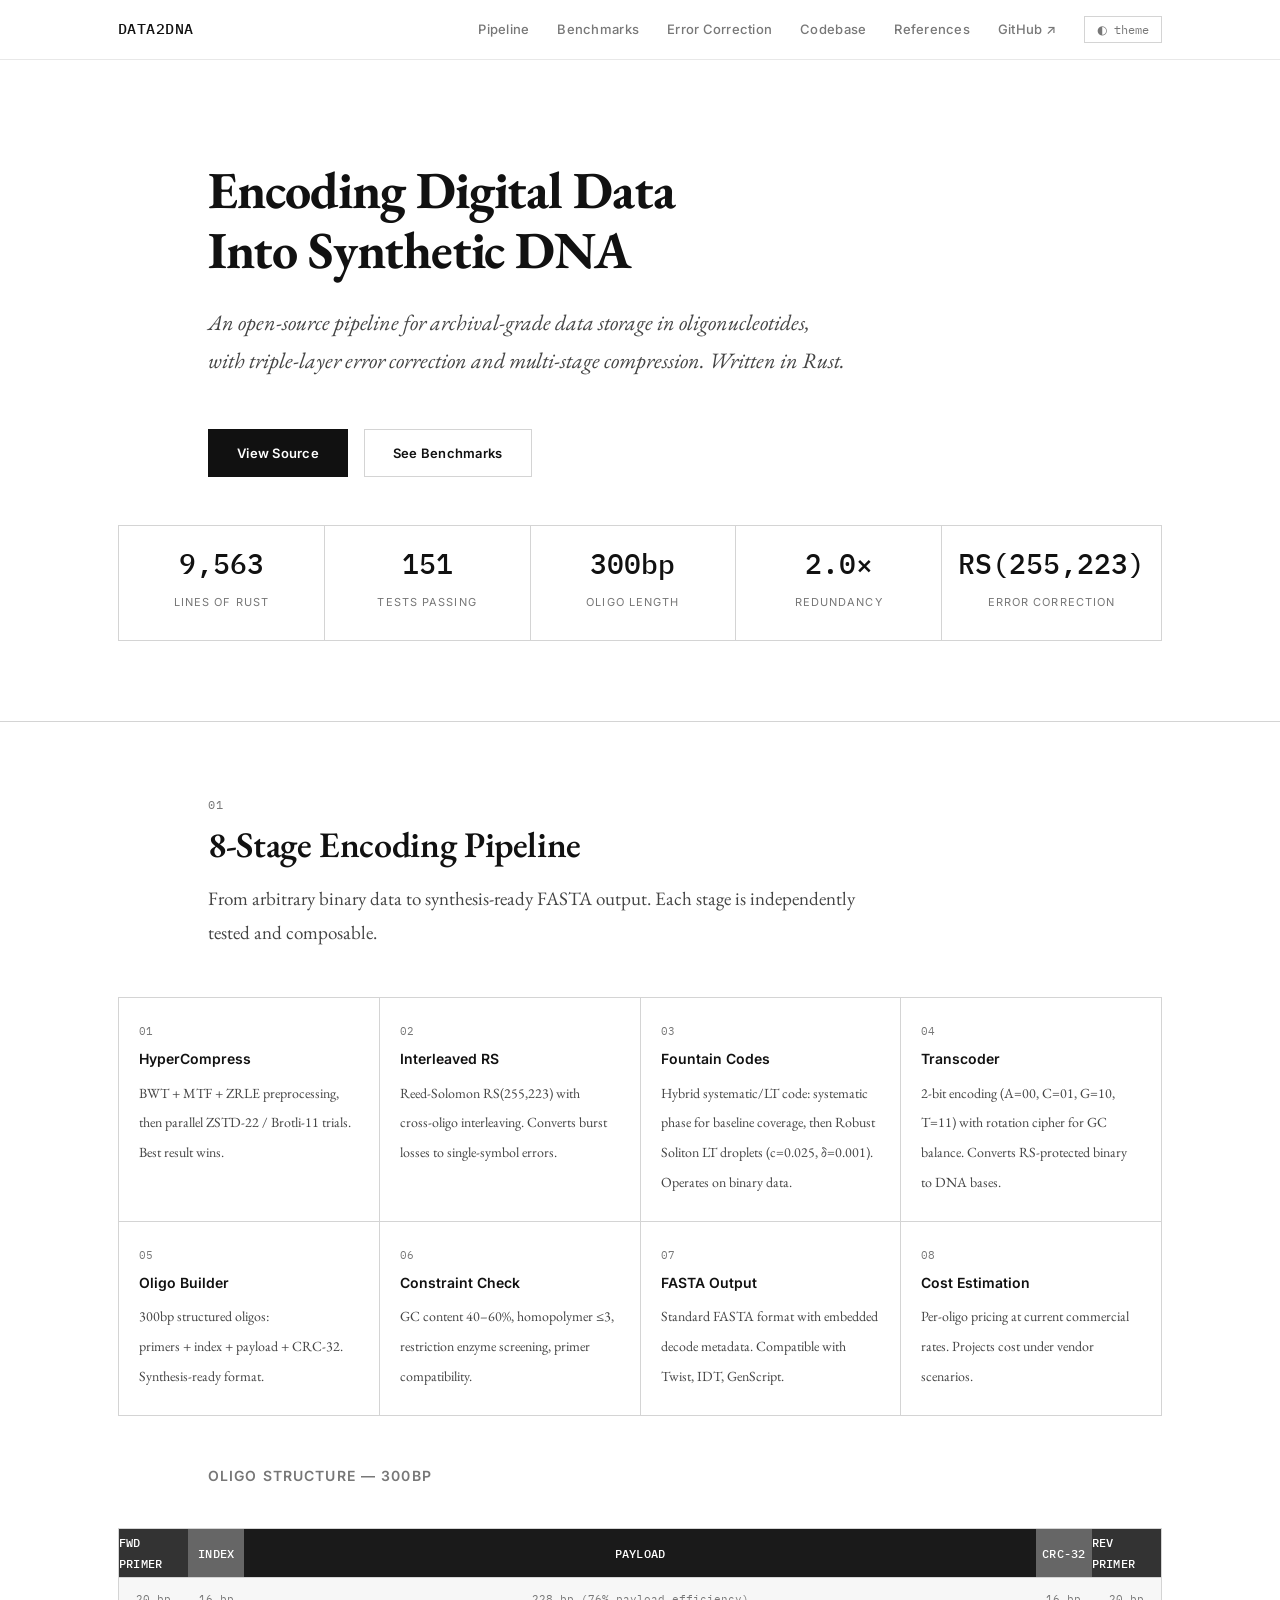
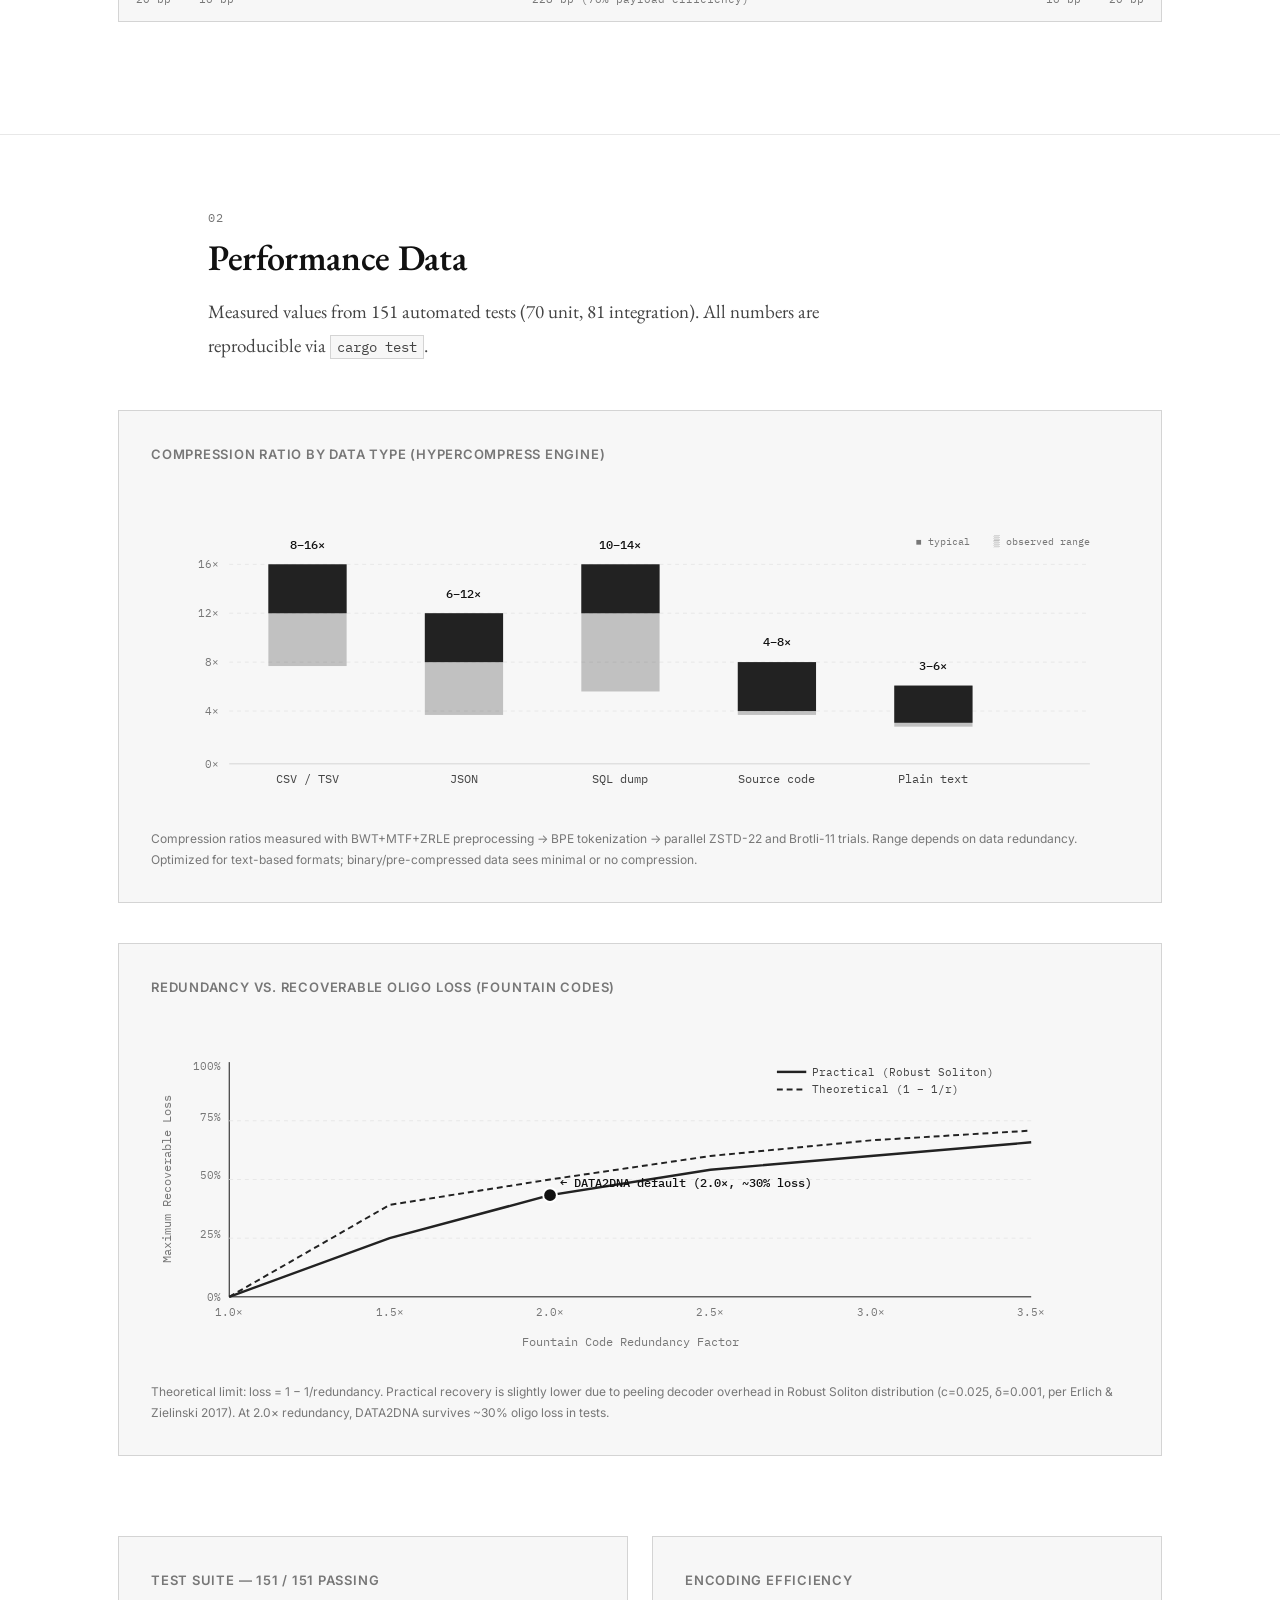
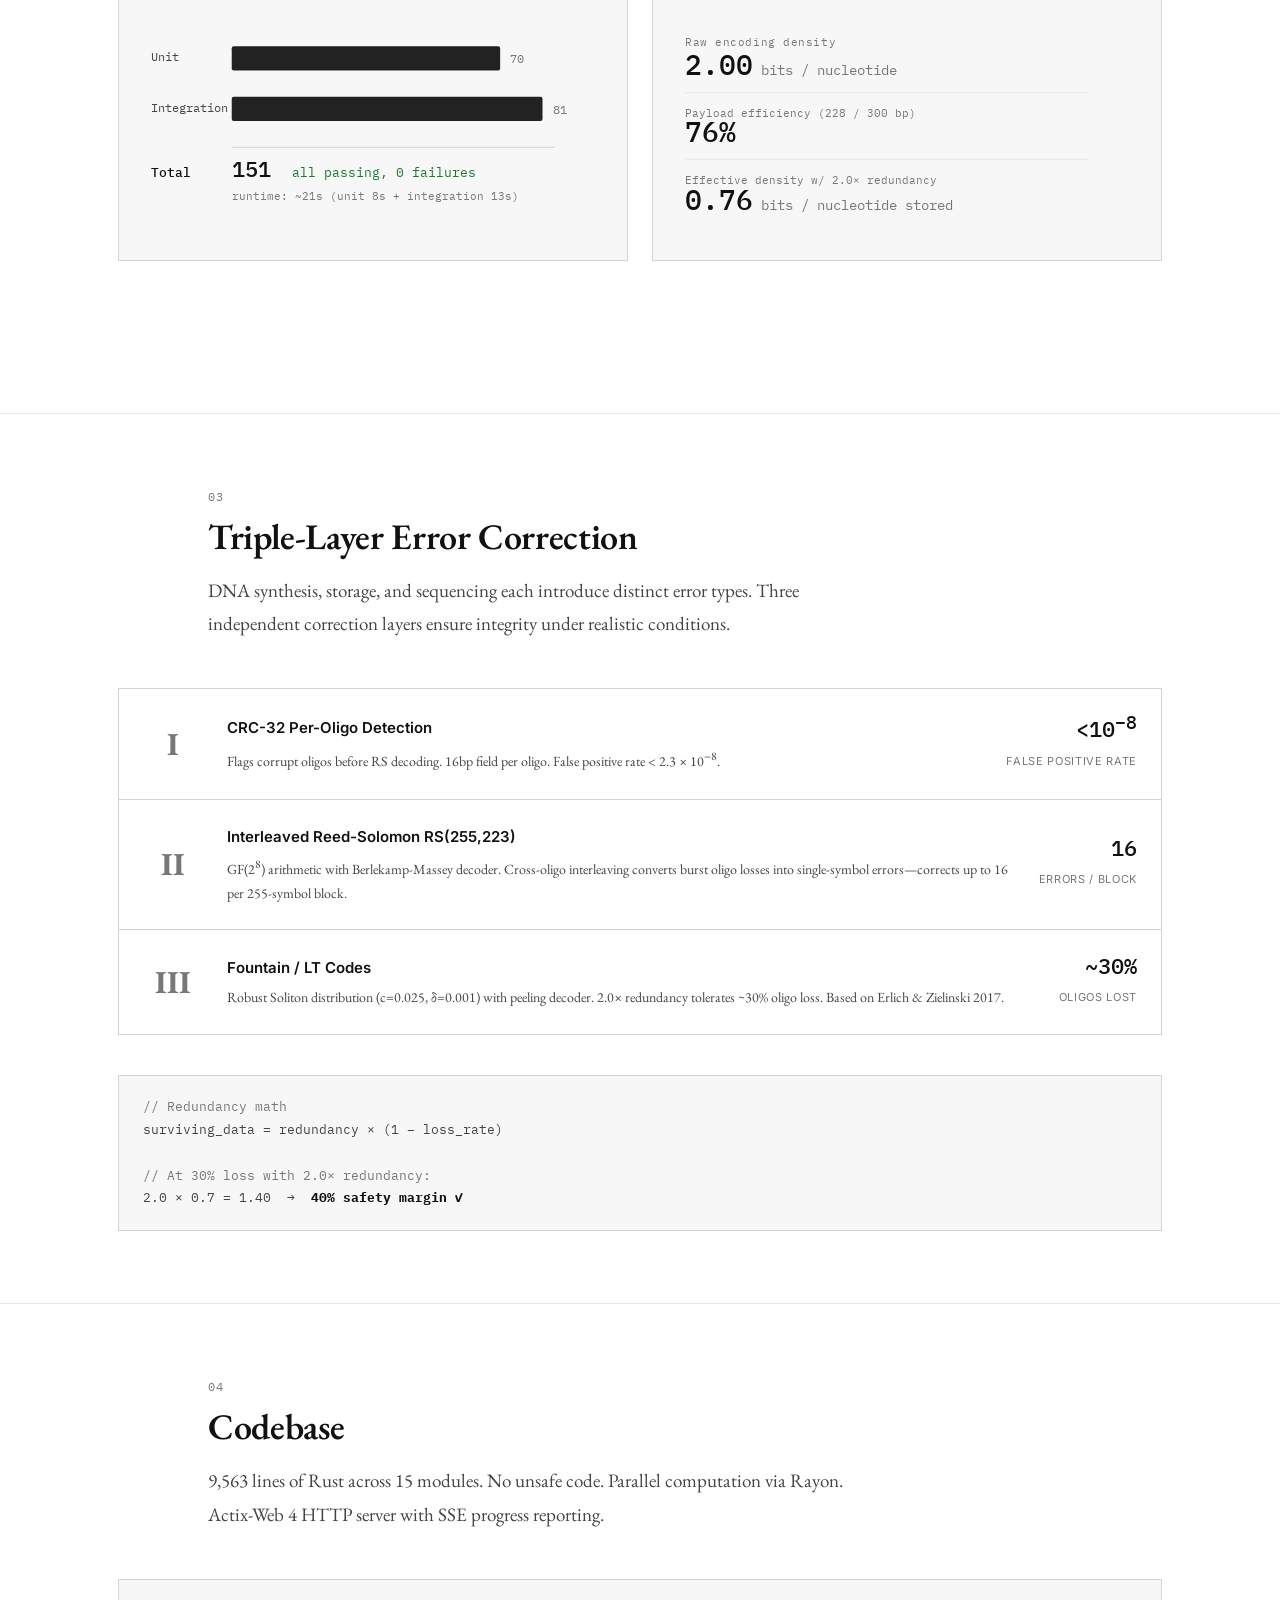
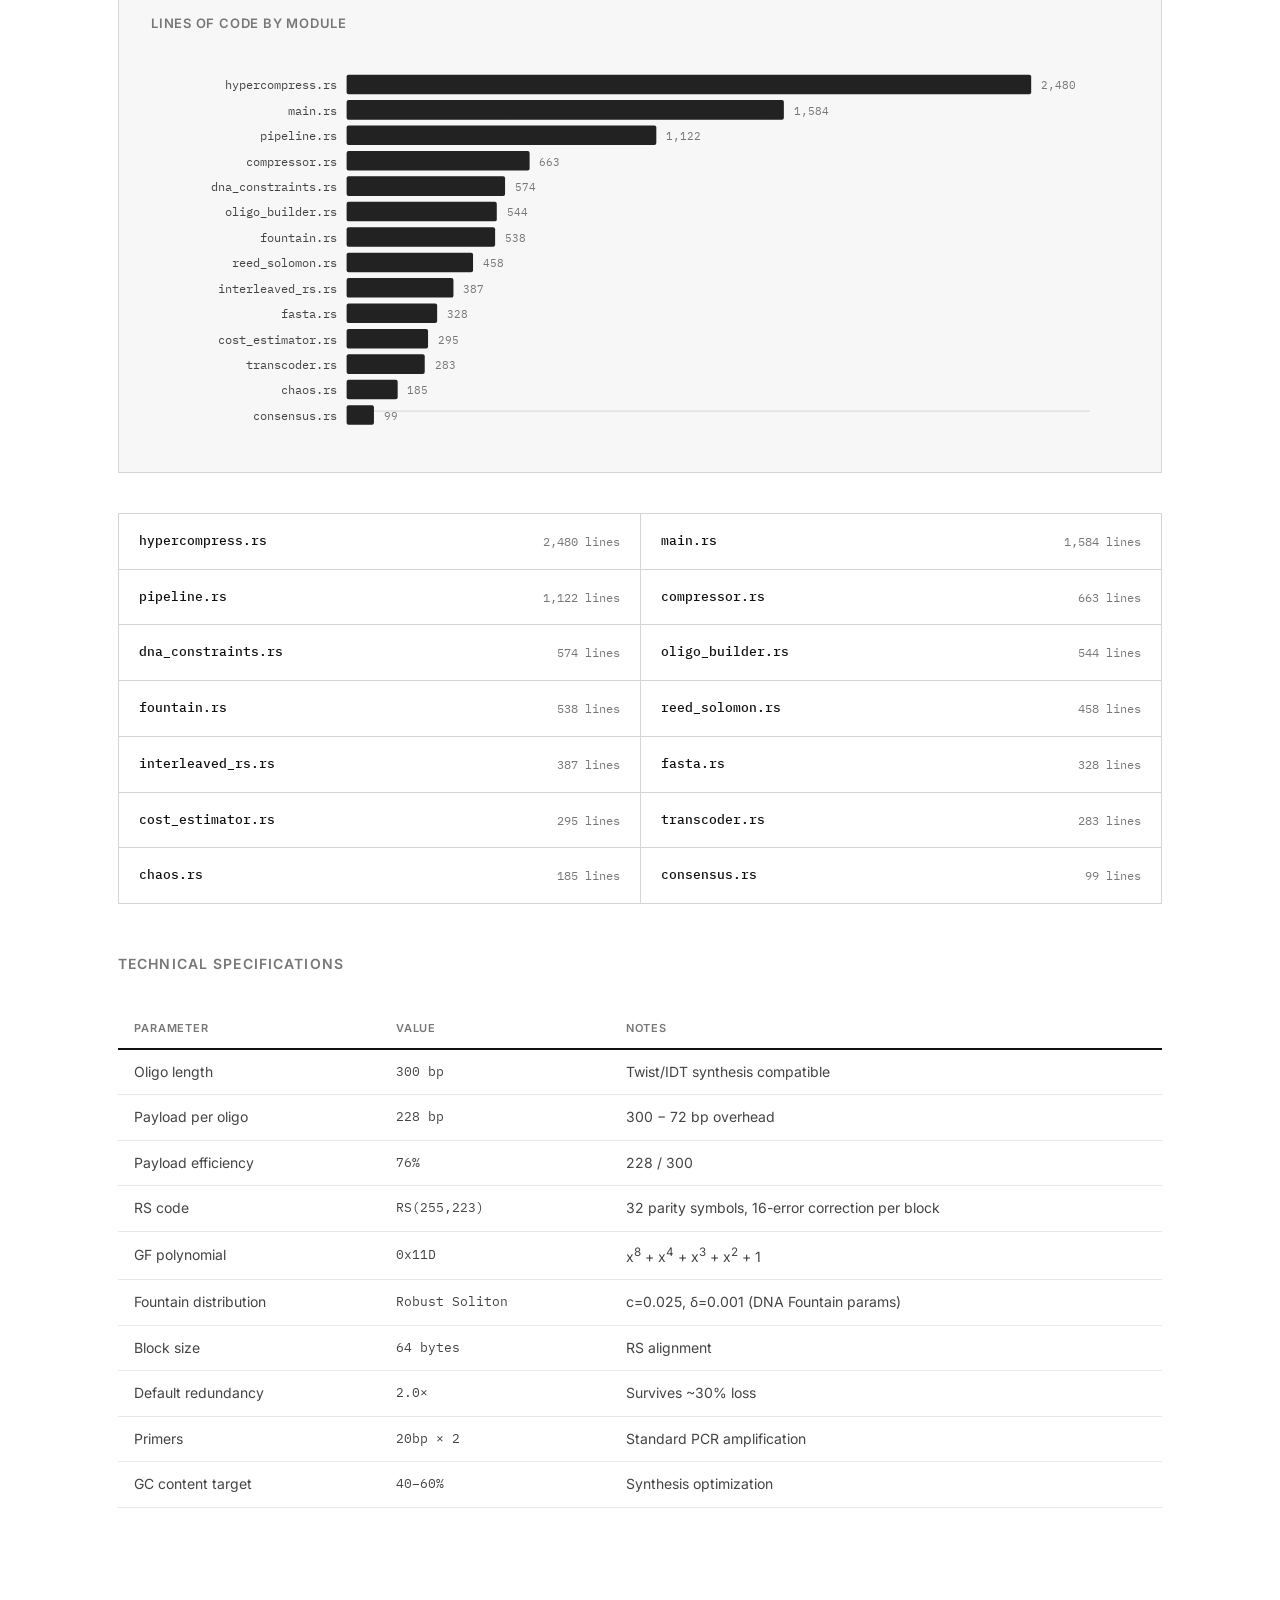
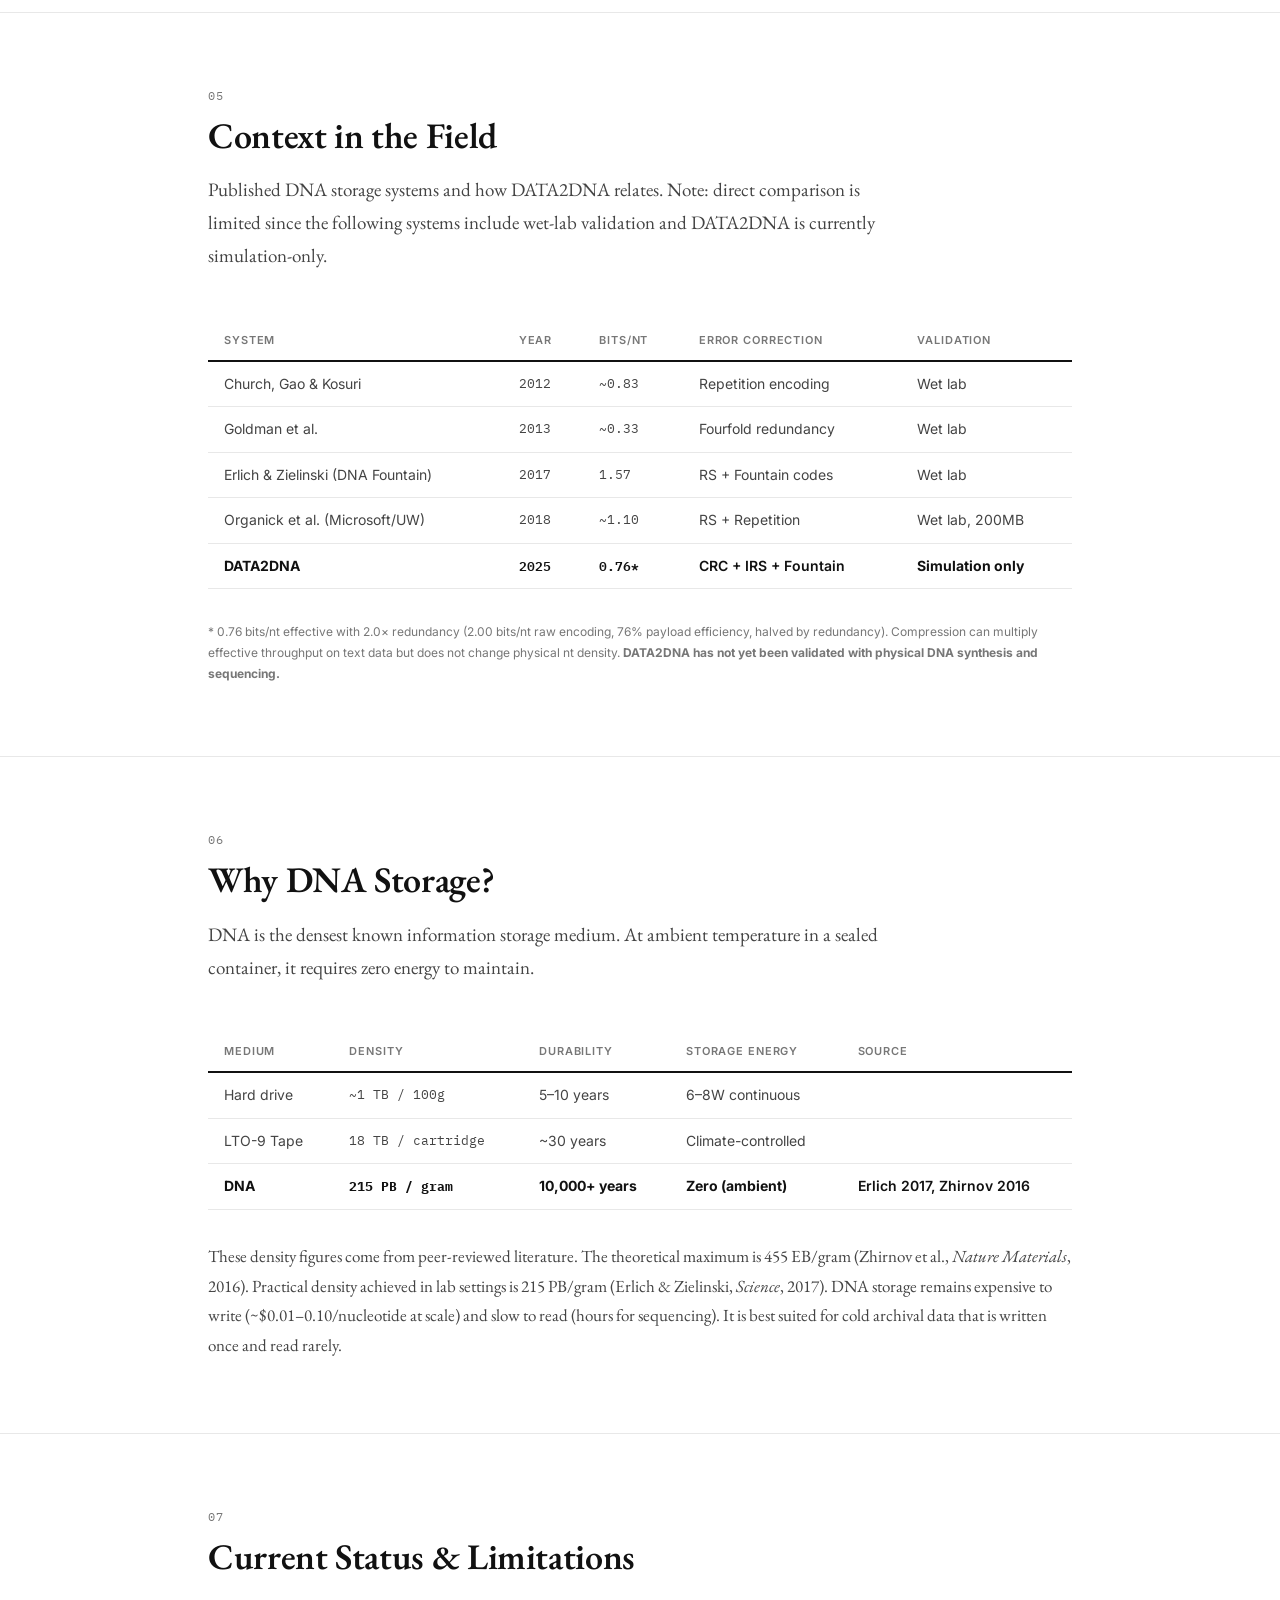
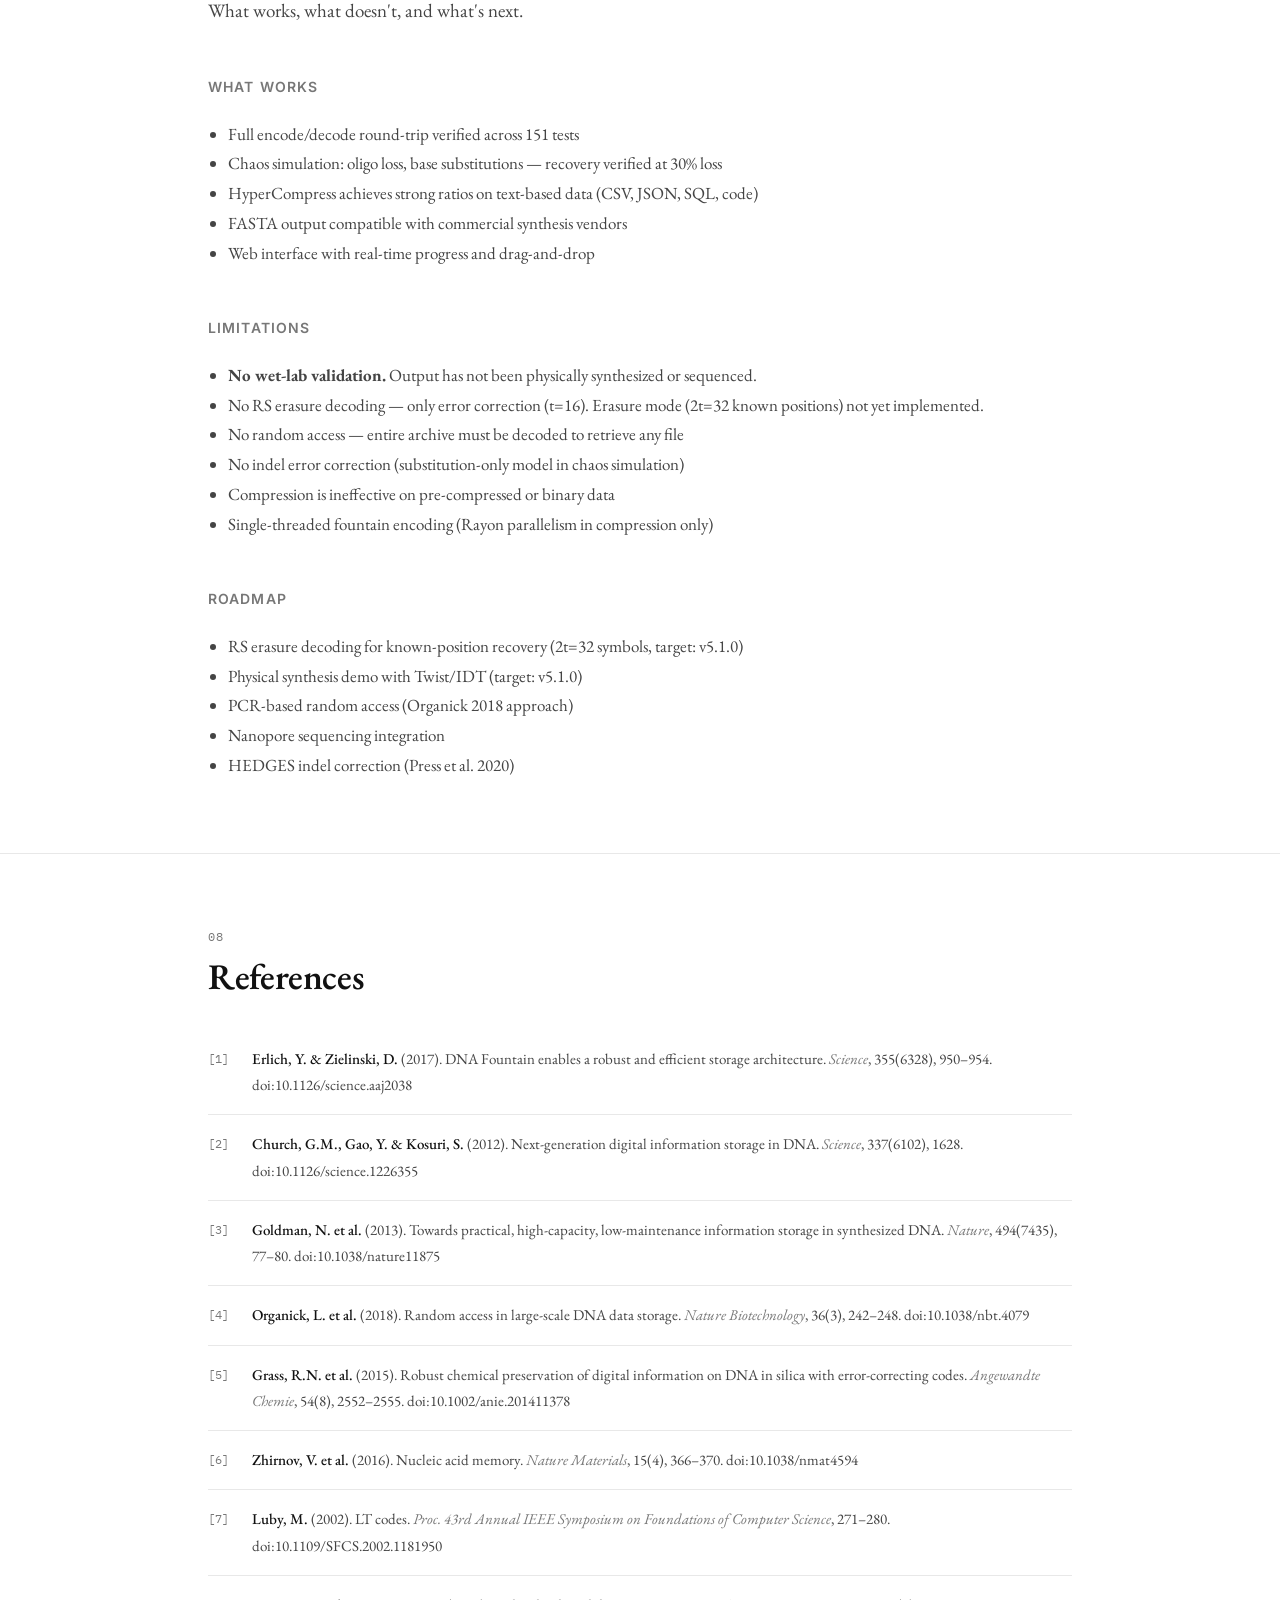
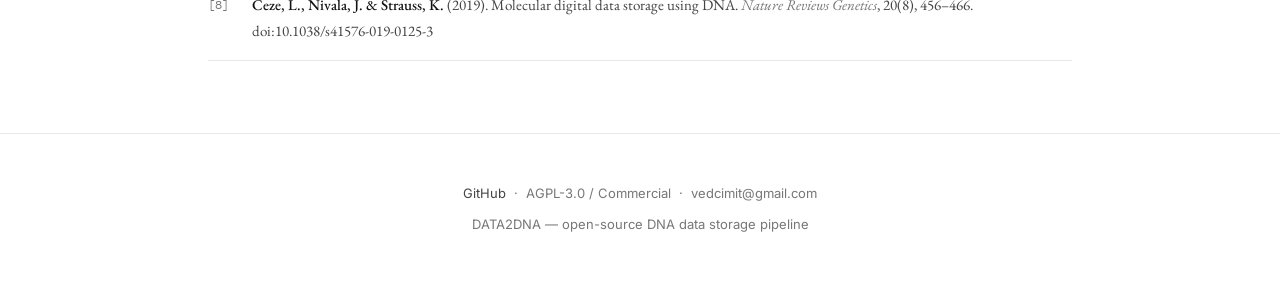
<file: docs/index.html>
<!DOCTYPE html>
<html lang="en">
<head>
<meta charset="UTF-8">
<meta name="viewport" content="width=device-width, initial-scale=1.0">
<title>DATA2DNA — DNA Data Storage Pipeline</title>
<link rel="preconnect" href="https://fonts.googleapis.com">
<link href="https://fonts.googleapis.com/css2?family=EB+Garamond:ital,wght@0,400;0,500;0,600;0,700;1,400;1,500&family=IBM+Plex+Mono:wght@300;400;500&family=Inter:wght@400;500;600;700&display=swap" rel="stylesheet">
<style>
:root {
  --bg: #ffffff;
  --fg: #111111;
  --fg2: #444444;
  --fg3: #777777;
  --border: #d4d4d4;
  --border-light: #e8e8e8;
  --surface: #f7f7f7;
  --accent: #1a1a1a;
  --link: #0055cc;
  --chart-1: #222222;
  --chart-2: #666666;
  --chart-3: #999999;
  --chart-4: #bbbbbb;
  --green: #1a7a2e;
  --red: #b91c1c;
  --serif: 'EB Garamond', Georgia, 'Times New Roman', serif;
  --sans: 'Inter', -apple-system, BlinkMacSystemFont, sans-serif;
  --mono: 'IBM Plex Mono', 'Menlo', monospace;
}

[data-theme="dark"] {
  --bg: #0a0a0a;
  --fg: #e8e8e8;
  --fg2: #bbbbbb;
  --fg3: #888888;
  --border: #333333;
  --border-light: #222222;
  --surface: #141414;
  --accent: #e8e8e8;
  --link: #6cb4ff;
  --chart-1: #e0e0e0;
  --chart-2: #aaaaaa;
  --chart-3: #777777;
  --chart-4: #555555;
  --green: #4ade80;
  --red: #f87171;
}

*, *::before, *::after { box-sizing: border-box; margin: 0; padding: 0; }

html { scroll-behavior: smooth; font-size: 17px; }

body {
  font-family: var(--serif);
  color: var(--fg);
  background: var(--bg);
  line-height: 1.75;
  transition: background 0.4s ease, color 0.4s ease;
  -webkit-font-smoothing: antialiased;
}

::selection { background: var(--fg); color: var(--bg); }

/* ── LAYOUT ── */
.wrap { max-width: 920px; margin: 0 auto; padding: 0 28px; }
.wide { max-width: 1100px; margin: 0 auto; padding: 0 28px; }

/* ── NAV ── */
header {
  position: sticky; top: 0; z-index: 50;
  background: var(--bg);
  border-bottom: 1px solid var(--border-light);
  padding: 16px 0;
  transition: background 0.4s ease;
}

header .wrap {
  display: flex; justify-content: space-between; align-items: center;
}

.site-name {
  font-family: var(--mono);
  font-size: 15px;
  font-weight: 500;
  letter-spacing: 0.03em;
  color: var(--fg);
  text-decoration: none;
}

.nav-right { display: flex; align-items: center; gap: 28px; }

.nav-right a {
  font-family: var(--sans);
  font-size: 13px;
  font-weight: 500;
  color: var(--fg3);
  text-decoration: none;
  letter-spacing: 0.02em;
  transition: color 0.2s;
}

.nav-right a:hover { color: var(--fg); }

.theme-btn {
  font-family: var(--mono);
  font-size: 12px;
  background: none;
  border: 1px solid var(--border);
  color: var(--fg3);
  padding: 5px 12px;
  cursor: pointer;
  transition: all 0.2s;
}

.theme-btn:hover { color: var(--fg); border-color: var(--fg); }

/* ── HERO ── */
.hero {
  padding: 100px 0 80px;
  border-bottom: 1px solid var(--border);
}

.hero h1 {
  font-family: var(--serif);
  font-size: 52px;
  font-weight: 700;
  line-height: 1.15;
  letter-spacing: -0.02em;
  margin-bottom: 24px;
}

.hero .subtitle {
  font-family: var(--serif);
  font-size: 22px;
  font-style: italic;
  color: var(--fg2);
  max-width: 640px;
  margin-bottom: 48px;
}

.hero-stats {
  display: grid;
  grid-template-columns: repeat(5, 1fr);
  gap: 1px;
  background: var(--border);
  border: 1px solid var(--border);
}

.hero-stat {
  background: var(--bg);
  padding: 24px 16px;
  text-align: center;
}

.hero-stat .num {
  font-family: var(--mono);
  font-size: 28px;
  font-weight: 500;
  display: block;
  line-height: 1;
  margin-bottom: 8px;
}

.hero-stat .label {
  font-family: var(--sans);
  font-size: 11px;
  text-transform: uppercase;
  letter-spacing: 0.1em;
  color: var(--fg3);
}

/* ── SECTIONS ── */
section {
  padding: 72px 0;
  border-bottom: 1px solid var(--border-light);
}

.section-num {
  font-family: var(--mono);
  font-size: 12px;
  color: var(--fg3);
  letter-spacing: 0.08em;
  display: block;
  margin-bottom: 8px;
}

h2 {
  font-family: var(--serif);
  font-size: 36px;
  font-weight: 600;
  line-height: 1.2;
  margin-bottom: 16px;
  letter-spacing: -0.01em;
}

.section-lead {
  font-size: 19px;
  color: var(--fg2);
  max-width: 680px;
  margin-bottom: 48px;
}

h3 {
  font-family: var(--sans);
  font-size: 14px;
  font-weight: 600;
  text-transform: uppercase;
  letter-spacing: 0.08em;
  color: var(--fg3);
  margin: 48px 0 20px;
}

/* ── PIPELINE ── */
.pipeline-flow {
  display: grid;
  grid-template-columns: repeat(4, 1fr);
  gap: 1px;
  background: var(--border);
  border: 1px solid var(--border);
  margin: 40px 0;
}

.pipeline-flow .cell {
  background: var(--bg);
  padding: 24px 20px;
}

.pipeline-flow .cell-num {
  font-family: var(--mono);
  font-size: 11px;
  color: var(--fg3);
  display: block;
  margin-bottom: 6px;
}

.pipeline-flow .cell-name {
  font-family: var(--sans);
  font-size: 14px;
  font-weight: 600;
  display: block;
  margin-bottom: 6px;
}

.pipeline-flow .cell-desc {
  font-size: 14px;
  color: var(--fg2);
  line-height: 1.5;
}

/* ── SVG CHARTS ── */
.chart-wrap {
  margin: 40px 0;
  padding: 32px;
  border: 1px solid var(--border);
  background: var(--surface);
}

.chart-title {
  font-family: var(--sans);
  font-size: 13px;
  font-weight: 600;
  text-transform: uppercase;
  letter-spacing: 0.06em;
  color: var(--fg3);
  margin-bottom: 24px;
}

svg text {
  font-family: 'IBM Plex Mono', monospace;
}

.chart-grid { display: grid; grid-template-columns: 1fr 1fr; gap: 24px; margin: 40px 0; }

/* ── TABLE ── */
.data-table {
  width: 100%;
  border-collapse: collapse;
  margin: 32px 0;
  font-family: var(--sans);
  font-size: 14px;
}

.data-table th {
  text-align: left;
  padding: 10px 16px;
  font-weight: 600;
  font-size: 11px;
  text-transform: uppercase;
  letter-spacing: 0.08em;
  color: var(--fg3);
  border-bottom: 2px solid var(--fg);
}

.data-table td {
  padding: 10px 16px;
  border-bottom: 1px solid var(--border-light);
  color: var(--fg2);
}

.data-table tr:hover td { background: var(--surface); }

.data-table .highlight td {
  font-weight: 600;
  color: var(--fg);
}

.data-table .mono {
  font-family: var(--mono);
  font-size: 13px;
}

/* ── ERROR CORRECTION ── */
.ec-stack {
  display: flex;
  flex-direction: column;
  gap: 1px;
  background: var(--border);
  border: 1px solid var(--border);
  margin: 40px 0;
}

.ec-layer {
  display: grid;
  grid-template-columns: 60px 1fr auto;
  gap: 24px;
  align-items: center;
  background: var(--bg);
  padding: 24px;
}

.ec-layer .layer-n {
  font-family: var(--serif);
  font-size: 32px;
  font-weight: 700;
  color: var(--fg3);
  text-align: center;
}

.ec-layer .layer-name {
  font-family: var(--sans);
  font-size: 15px;
  font-weight: 600;
  margin-bottom: 4px;
}

.ec-layer .layer-desc {
  font-size: 14px;
  color: var(--fg2);
}

.ec-layer .layer-stat {
  text-align: right;
}

.ec-layer .layer-stat .val {
  font-family: var(--mono);
  font-size: 22px;
  font-weight: 500;
  display: block;
  line-height: 1;
  margin-bottom: 4px;
}

.ec-layer .layer-stat .unit {
  font-family: var(--sans);
  font-size: 11px;
  text-transform: uppercase;
  letter-spacing: 0.06em;
  color: var(--fg3);
}

/* ── OLIGO VIZ ── */
.oligo-diagram {
  font-family: var(--mono);
  font-size: 12px;
  margin: 40px 0;
  border: 1px solid var(--border);
  overflow: hidden;
}

.oligo-bar {
  display: flex;
  height: 48px;
}

.oligo-bar > div {
  display: flex;
  align-items: center;
  justify-content: center;
  color: white;
  font-weight: 500;
  letter-spacing: 0.02em;
}

.oligo-labels {
  display: flex;
  padding: 12px 0;
  border-top: 1px solid var(--border);
  background: var(--surface);
}

.oligo-labels > div {
  display: flex;
  align-items: center;
  justify-content: center;
  font-family: var(--mono);
  font-size: 11px;
  color: var(--fg3);
}

/* ── CODEBASE ── */
.code-grid {
  display: grid;
  grid-template-columns: 1fr 1fr;
  gap: 1px;
  background: var(--border);
  border: 1px solid var(--border);
  margin: 40px 0;
}

.code-module {
  background: var(--bg);
  padding: 16px 20px;
  display: flex;
  justify-content: space-between;
  align-items: center;
}

.code-module .mod-name {
  font-family: var(--mono);
  font-size: 13px;
  font-weight: 500;
}

.code-module .mod-lines {
  font-family: var(--mono);
  font-size: 12px;
  color: var(--fg3);
}

/* ── REFERENCES ── */
.ref {
  padding: 16px 0;
  border-bottom: 1px solid var(--border-light);
  display: grid;
  grid-template-columns: 32px 1fr;
  gap: 12px;
}

.ref-n {
  font-family: var(--mono);
  font-size: 12px;
  color: var(--fg3);
  padding-top: 2px;
}

.ref-text {
  font-size: 15px;
  color: var(--fg2);
}

.ref-text em { color: var(--fg3); }

.ref-text strong { color: var(--fg); font-weight: 500; }

/* ── FOOTER ── */
footer {
  padding: 48px 0;
  text-align: center;
}

footer p {
  font-family: var(--sans);
  font-size: 13px;
  color: var(--fg3);
}

footer a { color: var(--fg2); text-decoration: none; }
footer a:hover { color: var(--fg); }

/* ── BUTTONS ── */
.btn-row { display: flex; gap: 16px; margin: 32px 0; }

.btn {
  font-family: var(--sans);
  font-size: 13px;
  font-weight: 600;
  letter-spacing: 0.02em;
  text-decoration: none;
  padding: 12px 28px;
  transition: all 0.2s;
}

.btn-dark {
  background: var(--fg);
  color: var(--bg);
  border: 1px solid var(--fg);
}

.btn-dark:hover { opacity: 0.85; }

.btn-outline {
  background: none;
  color: var(--fg);
  border: 1px solid var(--border);
}

.btn-outline:hover { border-color: var(--fg); }

/* ── RESPONSIVE ── */
@media (max-width: 768px) {
  html { font-size: 16px; }
  .hero h1 { font-size: 36px; }
  .hero-stats { grid-template-columns: repeat(3, 1fr); }
  .pipeline-flow { grid-template-columns: 1fr 1fr; }
  .chart-grid { grid-template-columns: 1fr; }
  .code-grid { grid-template-columns: 1fr; }
  .ec-layer { grid-template-columns: 40px 1fr; }
  .ec-layer .layer-stat { grid-column: 1 / -1; text-align: left; }
  .nav-right a { display: none; }
}

@media (max-width: 480px) {
  .hero-stats { grid-template-columns: repeat(2, 1fr); }
  .pipeline-flow { grid-template-columns: 1fr; }
}
</style>
</head>
<body>

<header>
  <div class="wrap" style="max-width:1100px">
    <a href="#" class="site-name">DATA2DNA</a>
    <div class="nav-right">
      <a href="#pipeline">Pipeline</a>
      <a href="#benchmarks">Benchmarks</a>
      <a href="#ec">Error Correction</a>
      <a href="#codebase">Codebase</a>
      <a href="#references">References</a>
      <a href="https://github.com/vedLinuxian/DATA2DNA">GitHub &nearr;</a>
      <button class="theme-btn" onclick="toggleTheme()">◐ theme</button>
    </div>
  </div>
</header>

<!-- HERO -->
<div class="hero">
  <div class="wrap">
    <h1>Encoding Digital Data<br>Into Synthetic DNA</h1>
    <p class="subtitle">
      An open-source pipeline for archival-grade data storage in oligonucleotides,
      with triple-layer error correction and multi-stage compression. Written in Rust.
    </p>

    <div class="btn-row">
      <a href="https://github.com/vedLinuxian/DATA2DNA" class="btn btn-dark">View Source</a>
      <a href="#benchmarks" class="btn btn-outline">See Benchmarks</a>
    </div>
  </div>

  <div class="wide" style="margin-top: 48px;">
    <div class="hero-stats">
      <div class="hero-stat">
        <span class="num">9,563</span>
        <span class="label">Lines of Rust</span>
      </div>
      <div class="hero-stat">
        <span class="num">151</span>
        <span class="label">Tests Passing</span>
      </div>
      <div class="hero-stat">
        <span class="num">300bp</span>
        <span class="label">Oligo Length</span>
      </div>
      <div class="hero-stat">
        <span class="num">2.0&times;</span>
        <span class="label">Redundancy</span>
      </div>
      <div class="hero-stat">
        <span class="num">RS(255,223)</span>
        <span class="label">Error Correction</span>
      </div>
    </div>
  </div>
</div>

<!-- PIPELINE -->
<section id="pipeline">
  <div class="wrap">
    <span class="section-num">01</span>
    <h2>8-Stage Encoding Pipeline</h2>
    <p class="section-lead">
      From arbitrary binary data to synthesis-ready FASTA output. Each stage is independently
      tested and composable.
    </p>
  </div>
  <div class="wide">
    <div class="pipeline-flow">
      <div class="cell">
        <span class="cell-num">01</span>
        <span class="cell-name">HyperCompress</span>
        <span class="cell-desc">BWT + MTF + ZRLE preprocessing, then parallel ZSTD&#8209;22 / Brotli&#8209;11 trials. Best result wins.</span>
      </div>
      <div class="cell">
        <span class="cell-num">02</span>
        <span class="cell-name">Interleaved RS</span>
        <span class="cell-desc">Reed&#8209;Solomon RS(255,223) with cross&#8209;oligo interleaving. Converts burst losses to single&#8209;symbol errors.</span>
      </div>
      <div class="cell">
        <span class="cell-num">03</span>
        <span class="cell-name">Fountain Codes</span>
        <span class="cell-desc">Hybrid systematic/LT code: systematic phase for baseline coverage, then Robust Soliton LT droplets (c=0.025, &delta;=0.001). Operates on binary data.</span>
      </div>
      <div class="cell">
        <span class="cell-num">04</span>
        <span class="cell-name">Transcoder</span>
        <span class="cell-desc">2&#8209;bit encoding (A=00, C=01, G=10, T=11) with rotation cipher for GC balance. Converts RS&#8209;protected binary to DNA bases.</span>
      </div>
      <div class="cell">
        <span class="cell-num">05</span>
        <span class="cell-name">Oligo Builder</span>
        <span class="cell-desc">300bp structured oligos: primers&nbsp;+&nbsp;index&nbsp;+&nbsp;payload&nbsp;+&nbsp;CRC&#8209;32. Synthesis&#8209;ready format.</span>
      </div>
      <div class="cell">
        <span class="cell-num">06</span>
        <span class="cell-name">Constraint Check</span>
        <span class="cell-desc">GC content 40&ndash;60%, homopolymer &le;3, restriction enzyme screening, primer compatibility.</span>
      </div>
      <div class="cell">
        <span class="cell-num">07</span>
        <span class="cell-name">FASTA Output</span>
        <span class="cell-desc">Standard FASTA format with embedded decode metadata. Compatible with Twist, IDT, GenScript.</span>
      </div>
      <div class="cell">
        <span class="cell-num">08</span>
        <span class="cell-name">Cost Estimation</span>
        <span class="cell-desc">Per&#8209;oligo pricing at current commercial rates. Projects cost under vendor scenarios.</span>
      </div>
    </div>
  </div>

  <div class="wrap">
    <h3>Oligo Structure &mdash; 300bp</h3>
  </div>
  <div class="wide">
    <div class="oligo-diagram">
      <div class="oligo-bar">
        <div style="flex:20;background:#333">FWD PRIMER</div>
        <div style="flex:16;background:#666">INDEX</div>
        <div style="flex:228;background:#1a1a1a">PAYLOAD</div>
        <div style="flex:16;background:#666">CRC-32</div>
        <div style="flex:20;background:#333">REV PRIMER</div>
      </div>
      <div class="oligo-labels">
        <div style="flex:20">20 bp</div>
        <div style="flex:16">16 bp</div>
        <div style="flex:228">228 bp (76% payload efficiency)</div>
        <div style="flex:16">16 bp</div>
        <div style="flex:20">20 bp</div>
      </div>
    </div>
  </div>
</section>

<!-- BENCHMARKS -->
<section id="benchmarks">
  <div class="wrap">
    <span class="section-num">02</span>
    <h2>Performance Data</h2>
    <p class="section-lead">
      Measured values from 151 automated tests (70 unit, 81 integration).
      All numbers are reproducible via <code style="font-family:var(--mono);font-size:14px;background:var(--surface);padding:2px 6px;border:1px solid var(--border);">cargo test</code>.
    </p>
  </div>
  <div class="wide">
    <!-- Compression chart -->
    <div class="chart-wrap">
      <div class="chart-title">Compression Ratio by Data Type (HyperCompress Engine)</div>
      <svg id="chart-compression" viewBox="0 0 1000 320" style="width:100%;height:auto;">
        <line x1="80" y1="280" x2="960" y2="280" stroke="var(--border)" stroke-width="1"/>
        <!-- Y axis labels -->
        <text x="70" y="284" text-anchor="end" fill="var(--fg3)" font-size="11">0&times;</text>
        <text x="70" y="230" text-anchor="end" fill="var(--fg3)" font-size="11">4&times;</text>
        <text x="70" y="180" text-anchor="end" fill="var(--fg3)" font-size="11">8&times;</text>
        <text x="70" y="130" text-anchor="end" fill="var(--fg3)" font-size="11">12&times;</text>
        <text x="70" y="80" text-anchor="end" fill="var(--fg3)" font-size="11">16&times;</text>
        <!-- Grid lines -->
        <line x1="80" y1="226" x2="960" y2="226" stroke="var(--border-light)" stroke-width="1" stroke-dasharray="4,4"/>
        <line x1="80" y1="176" x2="960" y2="176" stroke="var(--border-light)" stroke-width="1" stroke-dasharray="4,4"/>
        <line x1="80" y1="126" x2="960" y2="126" stroke="var(--border-light)" stroke-width="1" stroke-dasharray="4,4"/>
        <line x1="80" y1="76" x2="960" y2="76" stroke="var(--border-light)" stroke-width="1" stroke-dasharray="4,4"/>
        <!-- Bars: CSV 8-16×, JSON 6-12×, SQL 10-14×, Code 4-8×, Text 3-6× -->
        <!-- CSV range bar -->
        <rect x="120" y="76" width="80" height="104" fill="var(--chart-1)" opacity="0.25"/>
        <rect x="120" y="76" width="80" height="50" fill="var(--chart-1)"/>
        <text x="160" y="60" text-anchor="middle" fill="var(--fg)" font-size="12" font-weight="500">8–16&times;</text>
        <text x="160" y="300" text-anchor="middle" fill="var(--fg2)" font-size="12">CSV / TSV</text>
        <!-- JSON range bar -->
        <rect x="280" y="126" width="80" height="104" fill="var(--chart-1)" opacity="0.25"/>
        <rect x="280" y="126" width="80" height="50" fill="var(--chart-1)"/>
        <text x="320" y="110" text-anchor="middle" fill="var(--fg)" font-size="12" font-weight="500">6–12&times;</text>
        <text x="320" y="300" text-anchor="middle" fill="var(--fg2)" font-size="12">JSON</text>
        <!-- SQL range bar -->
        <rect x="440" y="76" width="80" height="130" fill="var(--chart-1)" opacity="0.25"/>
        <rect x="440" y="76" width="80" height="50" fill="var(--chart-1)"/>
        <text x="480" y="60" text-anchor="middle" fill="var(--fg)" font-size="12" font-weight="500">10–14&times;</text>
        <text x="480" y="300" text-anchor="middle" fill="var(--fg2)" font-size="12">SQL dump</text>
        <!-- Source code range bar -->
        <rect x="600" y="176" width="80" height="54" fill="var(--chart-1)" opacity="0.25"/>
        <rect x="600" y="176" width="80" height="50" fill="var(--chart-1)"/>
        <text x="640" y="160" text-anchor="middle" fill="var(--fg)" font-size="12" font-weight="500">4–8&times;</text>
        <text x="640" y="300" text-anchor="middle" fill="var(--fg2)" font-size="12">Source code</text>
        <!-- Plain text range bar -->
        <rect x="760" y="200" width="80" height="42" fill="var(--chart-1)" opacity="0.25"/>
        <rect x="760" y="200" width="80" height="38" fill="var(--chart-1)"/>
        <text x="800" y="184" text-anchor="middle" fill="var(--fg)" font-size="12" font-weight="500">3–6&times;</text>
        <text x="800" y="300" text-anchor="middle" fill="var(--fg2)" font-size="12">Plain text</text>
        <!-- Explanatory note -->
        <text x="960" y="56" text-anchor="end" fill="var(--fg3)" font-size="10">■ typical &nbsp;&nbsp; ░ observed range</text>
      </svg>
      <p style="font-family:var(--sans);font-size:12px;color:var(--fg3);margin-top:16px;">
        Compression ratios measured with BWT+MTF+ZRLE preprocessing → BPE tokenization → parallel ZSTD-22 and Brotli-11 trials.
        Range depends on data redundancy. Optimized for text-based formats; binary/pre-compressed data sees minimal or no compression.
      </p>
    </div>

    <!-- Redundancy recovery chart -->
    <div class="chart-wrap">
      <div class="chart-title">Redundancy vs. Recoverable Oligo Loss (Fountain Codes)</div>
      <svg id="chart-recovery" viewBox="0 0 1000 340" style="width:100%;height:auto;">
        <!-- Axes -->
        <line x1="80" y1="280" x2="900" y2="280" stroke="var(--fg)" stroke-width="1"/>
        <line x1="80" y1="280" x2="80" y2="40" stroke="var(--fg)" stroke-width="1"/>
        <!-- X labels -->
        <text x="80" y="300" text-anchor="middle" fill="var(--fg3)" font-size="11">1.0&times;</text>
        <text x="244" y="300" text-anchor="middle" fill="var(--fg3)" font-size="11">1.5&times;</text>
        <text x="408" y="300" text-anchor="middle" fill="var(--fg3)" font-size="11">2.0&times;</text>
        <text x="572" y="300" text-anchor="middle" fill="var(--fg3)" font-size="11">2.5&times;</text>
        <text x="736" y="300" text-anchor="middle" fill="var(--fg3)" font-size="11">3.0&times;</text>
        <text x="900" y="300" text-anchor="middle" fill="var(--fg3)" font-size="11">3.5&times;</text>
        <text x="490" y="330" text-anchor="middle" fill="var(--fg3)" font-size="12">Fountain Code Redundancy Factor</text>
        <!-- Y labels -->
        <text x="72" y="284" text-anchor="end" fill="var(--fg3)" font-size="11">0%</text>
        <text x="72" y="220" text-anchor="end" fill="var(--fg3)" font-size="11">25%</text>
        <text x="72" y="160" text-anchor="end" fill="var(--fg3)" font-size="11">50%</text>
        <text x="72" y="100" text-anchor="end" fill="var(--fg3)" font-size="11">75%</text>
        <text x="72" y="48" text-anchor="end" fill="var(--fg3)" font-size="11">100%</text>
        <!-- Y axis title (rotated) -->
        <text x="20" y="160" text-anchor="middle" fill="var(--fg3)" font-size="12" transform="rotate(-90 20 160)">Maximum Recoverable Loss</text>
        <!-- Grid -->
        <line x1="80" y1="220" x2="900" y2="220" stroke="var(--border-light)" stroke-width="1" stroke-dasharray="4,4"/>
        <line x1="80" y1="160" x2="900" y2="160" stroke="var(--border-light)" stroke-width="1" stroke-dasharray="4,4"/>
        <line x1="80" y1="100" x2="900" y2="100" stroke="var(--border-light)" stroke-width="1" stroke-dasharray="4,4"/>
        <!-- Theoretical max line: loss = 1 - 1/redundancy -->
        <!-- Points: (1.0,0%), (1.5,33%), (2.0,50%), (2.5,60%), (3.0,67%), (3.5,71%) -->
        <polyline
          points="80,280 244,186 408,160 572,136 736,120 900,110"
          fill="none" stroke="var(--chart-1)" stroke-width="2" stroke-dasharray="6,4"/>
        <!-- Practical recovery curve (with Soliton overhead) -->
        <!-- ~5% less than theoretical due to decoding overhead -->
        <!-- (1.0,0%), (1.5,~25%), (2.0,~42%), (2.5,~53%), (3.0,~60%), (3.5,~66%) -->
        <polyline
          points="80,280 244,220 408,176 572,150 736,136 900,122"
          fill="none" stroke="var(--chart-1)" stroke-width="2.5"/>
        <!-- DATA2DNA operating point -->
        <circle cx="408" cy="176" r="7" fill="var(--fg)" stroke="var(--bg)" stroke-width="2"/>
        <text x="418" y="168" fill="var(--fg)" font-size="12" font-weight="500">← DATA2DNA default (2.0&times;, ~30% loss)</text>
        <!-- Legend -->
        <line x1="640" y1="50" x2="670" y2="50" stroke="var(--chart-1)" stroke-width="2.5"/>
        <text x="676" y="54" fill="var(--fg2)" font-size="11">Practical (Robust Soliton)</text>
        <line x1="640" y1="68" x2="670" y2="68" stroke="var(--chart-1)" stroke-width="2" stroke-dasharray="6,4"/>
        <text x="676" y="72" fill="var(--fg2)" font-size="11">Theoretical (1 &minus; 1/r)</text>
      </svg>
      <p style="font-family:var(--sans);font-size:12px;color:var(--fg3);margin-top:16px;">
        Theoretical limit: loss = 1 &minus; 1/redundancy. Practical recovery is slightly lower due
        to peeling decoder overhead in Robust Soliton distribution (c=0.025, &delta;=0.001, per Erlich &amp; Zielinski 2017).
        At 2.0&times; redundancy, DATA2DNA survives ~30% oligo loss in tests.
      </p>
    </div>

    <div class="chart-grid">
      <!-- Test suite chart -->
      <div class="chart-wrap">
        <div class="chart-title">Test Suite &mdash; 151 / 151 Passing</div>
        <svg viewBox="0 0 440 200" style="width:100%;height:auto;">
          <!-- Unit tests bar -->
          <text x="0" y="45" fill="var(--fg2)" font-size="12">Unit</text>
          <rect x="80" y="30" width="0" height="24" fill="var(--chart-1)" rx="2">
            <animate attributeName="width" from="0" to="266" dur="1s" fill="freeze" begin="0.3s"/>
          </rect>
          <text x="356" y="47" fill="var(--fg3)" font-size="12">
            <tspan>70</tspan>
          </text>
          <!-- Integration tests bar -->
          <text x="0" y="95" fill="var(--fg2)" font-size="12">Integration</text>
          <rect x="80" y="80" width="0" height="24" fill="var(--chart-1)" rx="2">
            <animate attributeName="width" from="0" to="308" dur="1s" fill="freeze" begin="0.5s"/>
          </rect>
          <text x="398" y="97" fill="var(--fg3)" font-size="12">81</text>
          <!-- Total -->
          <line x1="80" y1="130" x2="400" y2="130" stroke="var(--border)" stroke-width="1"/>
          <text x="0" y="160" fill="var(--fg)" font-size="13" font-weight="500">Total</text>
          <text x="80" y="160" fill="var(--fg)" font-size="22" font-weight="500" font-family="'IBM Plex Mono',monospace">151</text>
          <text x="140" y="160" fill="var(--green)" font-size="13">all passing, 0 failures</text>
          <text x="80" y="182" fill="var(--fg3)" font-size="11">runtime: ~21s (unit 8s + integration 13s)</text>
        </svg>
      </div>

      <!-- Encoding efficiency -->
      <div class="chart-wrap">
        <div class="chart-title">Encoding Efficiency</div>
        <svg viewBox="0 0 440 200" style="width:100%;height:auto;">
          <text x="0" y="30" fill="var(--fg3)" font-size="11" text-transform="uppercase" letter-spacing="0.05em">Raw encoding density</text>
          <text x="0" y="58" fill="var(--fg)" font-size="28" font-weight="500">2.00</text>
          <text x="75" y="58" fill="var(--fg3)" font-size="14">bits / nucleotide</text>

          <line x1="0" y1="76" x2="400" y2="76" stroke="var(--border-light)" stroke-width="1"/>

          <text x="0" y="100" fill="var(--fg3)" font-size="11">Payload efficiency (228 / 300 bp)</text>
          <text x="0" y="125" fill="var(--fg)" font-size="28" font-weight="500">76%</text>

          <line x1="0" y1="142" x2="400" y2="142" stroke="var(--border-light)" stroke-width="1"/>

          <text x="0" y="166" fill="var(--fg3)" font-size="11">Effective density w/ 2.0&times; redundancy</text>
          <text x="0" y="192" fill="var(--fg)" font-size="28" font-weight="500">0.76</text>
          <text x="75" y="192" fill="var(--fg3)" font-size="14">bits / nucleotide stored</text>
        </svg>
      </div>
    </div>
  </div>
</section>

<!-- ERROR CORRECTION -->
<section id="ec">
  <div class="wrap">
    <span class="section-num">03</span>
    <h2>Triple-Layer Error Correction</h2>
    <p class="section-lead">
      DNA synthesis, storage, and sequencing each introduce distinct error types.
      Three independent correction layers ensure integrity under realistic conditions.
    </p>
  </div>
  <div class="wide">
    <div class="ec-stack">
      <div class="ec-layer">
        <div class="layer-n">I</div>
        <div>
          <div class="layer-name">CRC-32 Per-Oligo Detection</div>
          <div class="layer-desc">Flags corrupt oligos before RS decoding. 16bp field per oligo. False positive rate &lt; 2.3 &times; 10<sup>&minus;8</sup>.</div>
        </div>
        <div class="layer-stat">
          <span class="val">&lt;10<sup>&minus;8</sup></span>
          <span class="unit">false positive rate</span>
        </div>
      </div>
      <div class="ec-layer">
        <div class="layer-n">II</div>
        <div>
          <div class="layer-name">Interleaved Reed-Solomon RS(255,223)</div>
          <div class="layer-desc">GF(2<sup>8</sup>) arithmetic with Berlekamp-Massey decoder. Cross-oligo interleaving converts burst oligo losses into single-symbol errors&mdash;corrects up to 16 per 255-symbol block.</div>
        </div>
        <div class="layer-stat">
          <span class="val">16</span>
          <span class="unit">errors / block</span>
        </div>
      </div>
      <div class="ec-layer">
        <div class="layer-n">III</div>
        <div>
          <div class="layer-name">Fountain / LT Codes</div>
          <div class="layer-desc">Robust Soliton distribution (c=0.025, &delta;=0.001) with peeling decoder. 2.0&times; redundancy tolerates ~30% oligo loss. Based on Erlich &amp; Zielinski 2017.</div>
        </div>
        <div class="layer-stat">
          <span class="val">~30%</span>
          <span class="unit">oligos lost</span>
        </div>
      </div>
    </div>

    <div style="font-family:var(--mono);font-size:13px;color:var(--fg2);margin-top:24px;padding:20px 24px;border:1px solid var(--border);background:var(--surface);">
      <span style="color:var(--fg3);">// Redundancy math</span><br>
      surviving_data = redundancy &times; (1 &minus; loss_rate)<br><br>
      <span style="color:var(--fg3);">// At 30% loss with 2.0&times; redundancy:</span><br>
      2.0 &times; 0.7 = 1.40 &nbsp;&rarr;&nbsp; <strong style="color:var(--fg);">40% safety margin ✓</strong>
    </div>
  </div>
</section>

<!-- CODEBASE -->
<section id="codebase">
  <div class="wrap">
    <span class="section-num">04</span>
    <h2>Codebase</h2>
    <p class="section-lead">
      9,563 lines of Rust across 15 modules. No unsafe code. Parallel computation via Rayon.
      Actix-Web 4 HTTP server with SSE progress reporting.
    </p>
  </div>

  <div class="wide">
    <!-- LOC chart -->
    <div class="chart-wrap">
      <div class="chart-title">Lines of Code by Module</div>
      <svg id="chart-loc" viewBox="0 0 1000 380" style="width:100%;height:auto;">
        <line x1="200" y1="360" x2="960" y2="360" stroke="var(--border)" stroke-width="1"/>
      </svg>
    </div>

    <div class="code-grid">
      <div class="code-module"><span class="mod-name">hypercompress.rs</span><span class="mod-lines">2,480 lines</span></div>
      <div class="code-module"><span class="mod-name">main.rs</span><span class="mod-lines">1,584 lines</span></div>
      <div class="code-module"><span class="mod-name">pipeline.rs</span><span class="mod-lines">1,122 lines</span></div>
      <div class="code-module"><span class="mod-name">compressor.rs</span><span class="mod-lines">663 lines</span></div>
      <div class="code-module"><span class="mod-name">dna_constraints.rs</span><span class="mod-lines">574 lines</span></div>
      <div class="code-module"><span class="mod-name">oligo_builder.rs</span><span class="mod-lines">544 lines</span></div>
      <div class="code-module"><span class="mod-name">fountain.rs</span><span class="mod-lines">538 lines</span></div>
      <div class="code-module"><span class="mod-name">reed_solomon.rs</span><span class="mod-lines">458 lines</span></div>
      <div class="code-module"><span class="mod-name">interleaved_rs.rs</span><span class="mod-lines">387 lines</span></div>
      <div class="code-module"><span class="mod-name">fasta.rs</span><span class="mod-lines">328 lines</span></div>
      <div class="code-module"><span class="mod-name">cost_estimator.rs</span><span class="mod-lines">295 lines</span></div>
      <div class="code-module"><span class="mod-name">transcoder.rs</span><span class="mod-lines">283 lines</span></div>
      <div class="code-module"><span class="mod-name">chaos.rs</span><span class="mod-lines">185 lines</span></div>
      <div class="code-module"><span class="mod-name">consensus.rs</span><span class="mod-lines">99 lines</span></div>
    </div>

    <h3>Technical Specifications</h3>
    <table class="data-table">
      <thead>
        <tr><th>Parameter</th><th>Value</th><th>Notes</th></tr>
      </thead>
      <tbody>
        <tr><td>Oligo length</td><td class="mono">300 bp</td><td>Twist/IDT synthesis compatible</td></tr>
        <tr><td>Payload per oligo</td><td class="mono">228 bp</td><td>300 &minus; 72 bp overhead</td></tr>
        <tr><td>Payload efficiency</td><td class="mono">76%</td><td>228 / 300</td></tr>
        <tr><td>RS code</td><td class="mono">RS(255,223)</td><td>32 parity symbols, 16-error correction per block</td></tr>
        <tr><td>GF polynomial</td><td class="mono">0x11D</td><td>x<sup>8</sup> + x<sup>4</sup> + x<sup>3</sup> + x<sup>2</sup> + 1</td></tr>
        <tr><td>Fountain distribution</td><td class="mono">Robust Soliton</td><td>c=0.025, &delta;=0.001 (DNA Fountain params)</td></tr>
        <tr><td>Block size</td><td class="mono">64 bytes</td><td>RS alignment</td></tr>
        <tr><td>Default redundancy</td><td class="mono">2.0&times;</td><td>Survives ~30% loss</td></tr>
        <tr><td>Primers</td><td class="mono">20bp &times; 2</td><td>Standard PCR amplification</td></tr>
        <tr><td>GC content target</td><td class="mono">40–60%</td><td>Synthesis optimization</td></tr>
      </tbody>
    </table>
  </div>
</section>

<!-- COMPARISON -->
<section>
  <div class="wrap">
    <span class="section-num">05</span>
    <h2>Context in the Field</h2>
    <p class="section-lead">
      Published DNA storage systems and how DATA2DNA relates.
      Note: direct comparison is limited since the following systems include wet-lab validation and DATA2DNA is currently simulation-only.
    </p>

    <table class="data-table">
      <thead>
        <tr><th>System</th><th>Year</th><th>Bits/nt</th><th>Error Correction</th><th>Validation</th></tr>
      </thead>
      <tbody>
        <tr><td>Church, Gao & Kosuri</td><td class="mono">2012</td><td class="mono">~0.83</td><td>Repetition encoding</td><td>Wet lab</td></tr>
        <tr><td>Goldman et al.</td><td class="mono">2013</td><td class="mono">~0.33</td><td>Fourfold redundancy</td><td>Wet lab</td></tr>
        <tr><td>Erlich & Zielinski (DNA Fountain)</td><td class="mono">2017</td><td class="mono">1.57</td><td>RS + Fountain codes</td><td>Wet lab</td></tr>
        <tr><td>Organick et al. (Microsoft/UW)</td><td class="mono">2018</td><td class="mono">~1.10</td><td>RS + Repetition</td><td>Wet lab, 200MB</td></tr>
        <tr class="highlight"><td><strong>DATA2DNA</strong></td><td class="mono">2025</td><td class="mono">0.76*</td><td>CRC + IRS + Fountain</td><td><strong>Simulation only</strong></td></tr>
      </tbody>
    </table>
    <p style="font-family:var(--sans);font-size:12px;color:var(--fg3);margin-top:12px;">
      * 0.76 bits/nt effective with 2.0&times; redundancy (2.00 bits/nt raw encoding, 76% payload efficiency, halved by redundancy).
      Compression can multiply effective throughput on text data but does not change physical nt density.
      <strong>DATA2DNA has not yet been validated with physical DNA synthesis and sequencing.</strong>
    </p>
  </div>
</section>

<!-- WHY DNA -->
<section>
  <div class="wrap">
    <span class="section-num">06</span>
    <h2>Why DNA Storage?</h2>
    <p class="section-lead">
      DNA is the densest known information storage medium.
      At ambient temperature in a sealed container, it requires zero energy to maintain.
    </p>

    <table class="data-table">
      <thead>
        <tr><th>Medium</th><th>Density</th><th>Durability</th><th>Storage Energy</th><th>Source</th></tr>
      </thead>
      <tbody>
        <tr>
          <td>Hard drive</td>
          <td class="mono">~1 TB / 100g</td>
          <td>5–10 years</td>
          <td>6–8W continuous</td>
          <td></td>
        </tr>
        <tr>
          <td>LTO-9 Tape</td>
          <td class="mono">18 TB / cartridge</td>
          <td>~30 years</td>
          <td>Climate-controlled</td>
          <td></td>
        </tr>
        <tr class="highlight">
          <td><strong>DNA</strong></td>
          <td class="mono"><strong>215 PB / gram</strong></td>
          <td><strong>10,000+ years</strong></td>
          <td><strong>Zero (ambient)</strong></td>
          <td>Erlich 2017, Zhirnov 2016</td>
        </tr>
      </tbody>
    </table>

    <p style="margin-top:24px;color:var(--fg2);">
      These density figures come from peer-reviewed literature. The theoretical maximum
      is 455 EB/gram (Zhirnov et al., <em>Nature Materials</em>, 2016). Practical density
      achieved in lab settings is 215 PB/gram (Erlich & Zielinski, <em>Science</em>, 2017).
      DNA storage remains expensive to write (~$0.01–0.10/nucleotide at scale) and slow
      to read (hours for sequencing). It is best suited for cold archival data that is
      written once and read rarely.
    </p>
  </div>
</section>

<!-- CURRENT STATUS -->
<section>
  <div class="wrap">
    <span class="section-num">07</span>
    <h2>Current Status &amp; Limitations</h2>
    <p class="section-lead">What works, what doesn't, and what's next.</p>

    <h3>What Works</h3>
    <ul style="margin:16px 0 32px 20px;color:var(--fg2);">
      <li>Full encode/decode round-trip verified across 151 tests</li>
      <li>Chaos simulation: oligo loss, base substitutions — recovery verified at 30% loss</li>
      <li>HyperCompress achieves strong ratios on text-based data (CSV, JSON, SQL, code)</li>
      <li>FASTA output compatible with commercial synthesis vendors</li>
      <li>Web interface with real-time progress and drag-and-drop</li>
    </ul>

    <h3>Limitations</h3>
    <ul style="margin:16px 0 32px 20px;color:var(--fg2);">
      <li><strong>No wet-lab validation.</strong> Output has not been physically synthesized or sequenced.</li>
      <li>No RS erasure decoding — only error correction (t=16). Erasure mode (2t=32 known positions) not yet implemented.</li>
      <li>No random access — entire archive must be decoded to retrieve any file</li>
      <li>No indel error correction (substitution-only model in chaos simulation)</li>
      <li>Compression is ineffective on pre-compressed or binary data</li>
      <li>Single-threaded fountain encoding (Rayon parallelism in compression only)</li>
    </ul>

    <h3>Roadmap</h3>
    <ul style="margin:16px 0 0 20px;color:var(--fg2);">
      <li>RS erasure decoding for known-position recovery (2t=32 symbols, target: v5.1.0)</li>
      <li>Physical synthesis demo with Twist/IDT (target: v5.1.0)</li>
      <li>PCR-based random access (Organick 2018 approach)</li>
      <li>Nanopore sequencing integration</li>
      <li>HEDGES indel correction (Press et al. 2020)</li>
    </ul>
  </div>
</section>

<!-- REFERENCES -->
<section id="references">
  <div class="wrap">
    <span class="section-num">08</span>
    <h2>References</h2>

    <div style="margin-top:32px;">
      <div class="ref">
        <span class="ref-n">[1]</span>
        <div class="ref-text"><strong>Erlich, Y. & Zielinski, D.</strong> (2017). DNA Fountain enables a robust and efficient storage architecture. <em>Science</em>, 355(6328), 950–954. doi:10.1126/science.aaj2038</div>
      </div>
      <div class="ref">
        <span class="ref-n">[2]</span>
        <div class="ref-text"><strong>Church, G.M., Gao, Y. & Kosuri, S.</strong> (2012). Next-generation digital information storage in DNA. <em>Science</em>, 337(6102), 1628. doi:10.1126/science.1226355</div>
      </div>
      <div class="ref">
        <span class="ref-n">[3]</span>
        <div class="ref-text"><strong>Goldman, N. et al.</strong> (2013). Towards practical, high-capacity, low-maintenance information storage in synthesized DNA. <em>Nature</em>, 494(7435), 77–80. doi:10.1038/nature11875</div>
      </div>
      <div class="ref">
        <span class="ref-n">[4]</span>
        <div class="ref-text"><strong>Organick, L. et al.</strong> (2018). Random access in large-scale DNA data storage. <em>Nature Biotechnology</em>, 36(3), 242–248. doi:10.1038/nbt.4079</div>
      </div>
      <div class="ref">
        <span class="ref-n">[5]</span>
        <div class="ref-text"><strong>Grass, R.N. et al.</strong> (2015). Robust chemical preservation of digital information on DNA in silica with error-correcting codes. <em>Angewandte Chemie</em>, 54(8), 2552–2555. doi:10.1002/anie.201411378</div>
      </div>
      <div class="ref">
        <span class="ref-n">[6]</span>
        <div class="ref-text"><strong>Zhirnov, V. et al.</strong> (2016). Nucleic acid memory. <em>Nature Materials</em>, 15(4), 366–370. doi:10.1038/nmat4594</div>
      </div>
      <div class="ref">
        <span class="ref-n">[7]</span>
        <div class="ref-text"><strong>Luby, M.</strong> (2002). LT codes. <em>Proc. 43rd Annual IEEE Symposium on Foundations of Computer Science</em>, 271–280. doi:10.1109/SFCS.2002.1181950</div>
      </div>
      <div class="ref">
        <span class="ref-n">[8]</span>
        <div class="ref-text"><strong>Ceze, L., Nivala, J. & Strauss, K.</strong> (2019). Molecular digital data storage using DNA. <em>Nature Reviews Genetics</em>, 20(8), 456–466. doi:10.1038/s41576-019-0125-3</div>
      </div>
    </div>
  </div>
</section>

<footer>
  <div class="wrap">
    <p style="margin-bottom:8px;">
      <a href="https://github.com/vedLinuxian/DATA2DNA">GitHub</a> &nbsp;·&nbsp;
      AGPL-3.0 / Commercial &nbsp;·&nbsp;
      vedcimit@gmail.com
    </p>
    <p>DATA2DNA &mdash; open-source DNA data storage pipeline</p>
  </div>
</footer>

<script>
// Theme toggle
function toggleTheme() {
  const t = document.documentElement.getAttribute('data-theme') === 'dark' ? 'light' : 'dark';
  document.documentElement.setAttribute('data-theme', t);
  localStorage.setItem('theme', t);
}
const saved = localStorage.getItem('theme');
if (saved) document.documentElement.setAttribute('data-theme', saved);

// LOC horizontal bar chart
(function() {
  const svg = document.getElementById('chart-loc');
  if (!svg) return;
  const modules = [
    ['hypercompress.rs', 2480],
    ['main.rs', 1584],
    ['pipeline.rs', 1122],
    ['compressor.rs', 663],
    ['dna_constraints.rs', 574],
    ['oligo_builder.rs', 544],
    ['fountain.rs', 538],
    ['reed_solomon.rs', 458],
    ['interleaved_rs.rs', 387],
    ['fasta.rs', 328],
    ['cost_estimator.rs', 295],
    ['transcoder.rs', 283],
    ['chaos.rs', 185],
    ['consensus.rs', 99],
  ];
  const maxVal = 2480;
  const barMaxW = 700;
  const barH = 20;
  const gap = 6;

  modules.forEach(([name, lines], i) => {
    const y = 16 + i * (barH + gap);
    const w = (lines / maxVal) * barMaxW;

    // Label
    const label = document.createElementNS('http://www.w3.org/2000/svg', 'text');
    label.setAttribute('x', 190);
    label.setAttribute('y', y + 15);
    label.setAttribute('text-anchor', 'end');
    label.setAttribute('fill', 'var(--fg2)');
    label.setAttribute('font-size', '12');
    label.textContent = name;
    svg.appendChild(label);

    // Bar
    const rect = document.createElementNS('http://www.w3.org/2000/svg', 'rect');
    rect.setAttribute('x', 200);
    rect.setAttribute('y', y);
    rect.setAttribute('width', '0');
    rect.setAttribute('height', barH);
    rect.setAttribute('fill', 'var(--chart-1)');
    rect.setAttribute('rx', '2');
    svg.appendChild(rect);

    // Animate on scroll
    setTimeout(() => {
      rect.style.transition = 'width 0.8s ease';
      rect.setAttribute('width', w);
    }, 100 + i * 50);

    // Value
    const val = document.createElementNS('http://www.w3.org/2000/svg', 'text');
    val.setAttribute('x', 210 + w);
    val.setAttribute('y', y + 15);
    val.setAttribute('fill', 'var(--fg3)');
    val.setAttribute('font-size', '11');
    val.textContent = lines.toLocaleString();
    svg.appendChild(val);
  });
})();

// Smooth scroll
document.querySelectorAll('a[href^="#"]').forEach(a => {
  a.addEventListener('click', e => {
    e.preventDefault();
    const el = document.querySelector(a.getAttribute('href'));
    if (el) el.scrollIntoView({ behavior: 'smooth', block: 'start' });
  });
});
</script>
</body>
</html>
</file>
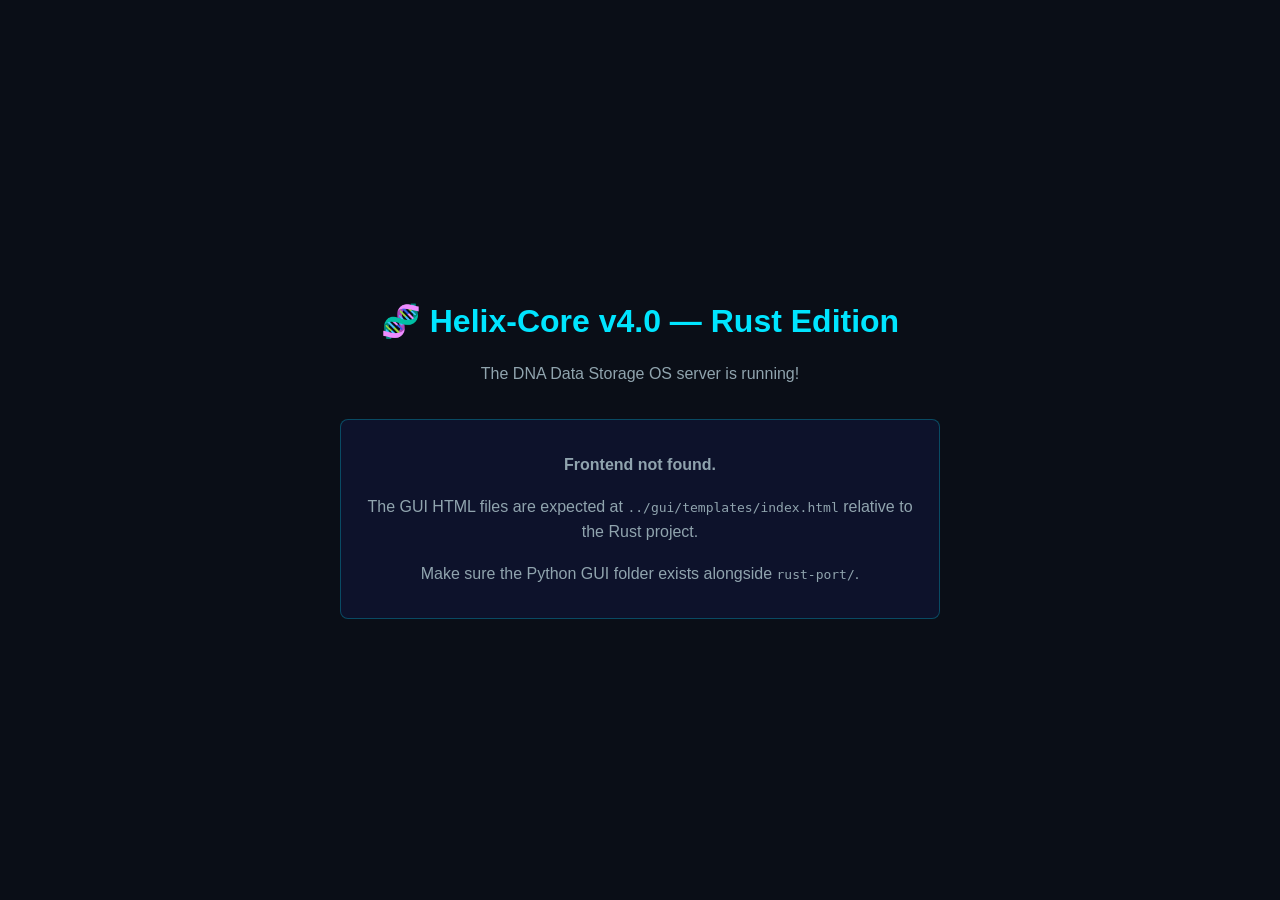
<file: src/fallback.html>
<!DOCTYPE html>
<html lang="en">
<head>
    <meta charset="UTF-8">
    <meta name="viewport" content="width=device-width, initial-scale=1.0">
    <title>Helix-Core v4.0 — Rust Edition</title>
    <style>
        body { background: #0a0e17; color: #e0e0e0; font-family: 'Segoe UI', sans-serif; display: flex; justify-content: center; align-items: center; min-height: 100vh; margin: 0; }
        .container { text-align: center; max-width: 600px; padding: 2rem; }
        h1 { color: #00e5ff; font-size: 2rem; }
        p { color: #90a4ae; line-height: 1.6; }
        .note { background: #1a237e33; border: 1px solid #00e5ff44; border-radius: 8px; padding: 1rem; margin-top: 2rem; }
    </style>
</head>
<body>
    <div class="container">
        <h1>🧬 Helix-Core v4.0 — Rust Edition</h1>
        <p>The DNA Data Storage OS server is running!</p>
        <div class="note">
            <p><strong>Frontend not found.</strong></p>
            <p>The GUI HTML files are expected at <code>../gui/templates/index.html</code> relative to the Rust project.</p>
            <p>Make sure the Python GUI folder exists alongside <code>rust-port/</code>.</p>
        </div>
    </div>
</body>
</html>
</file>
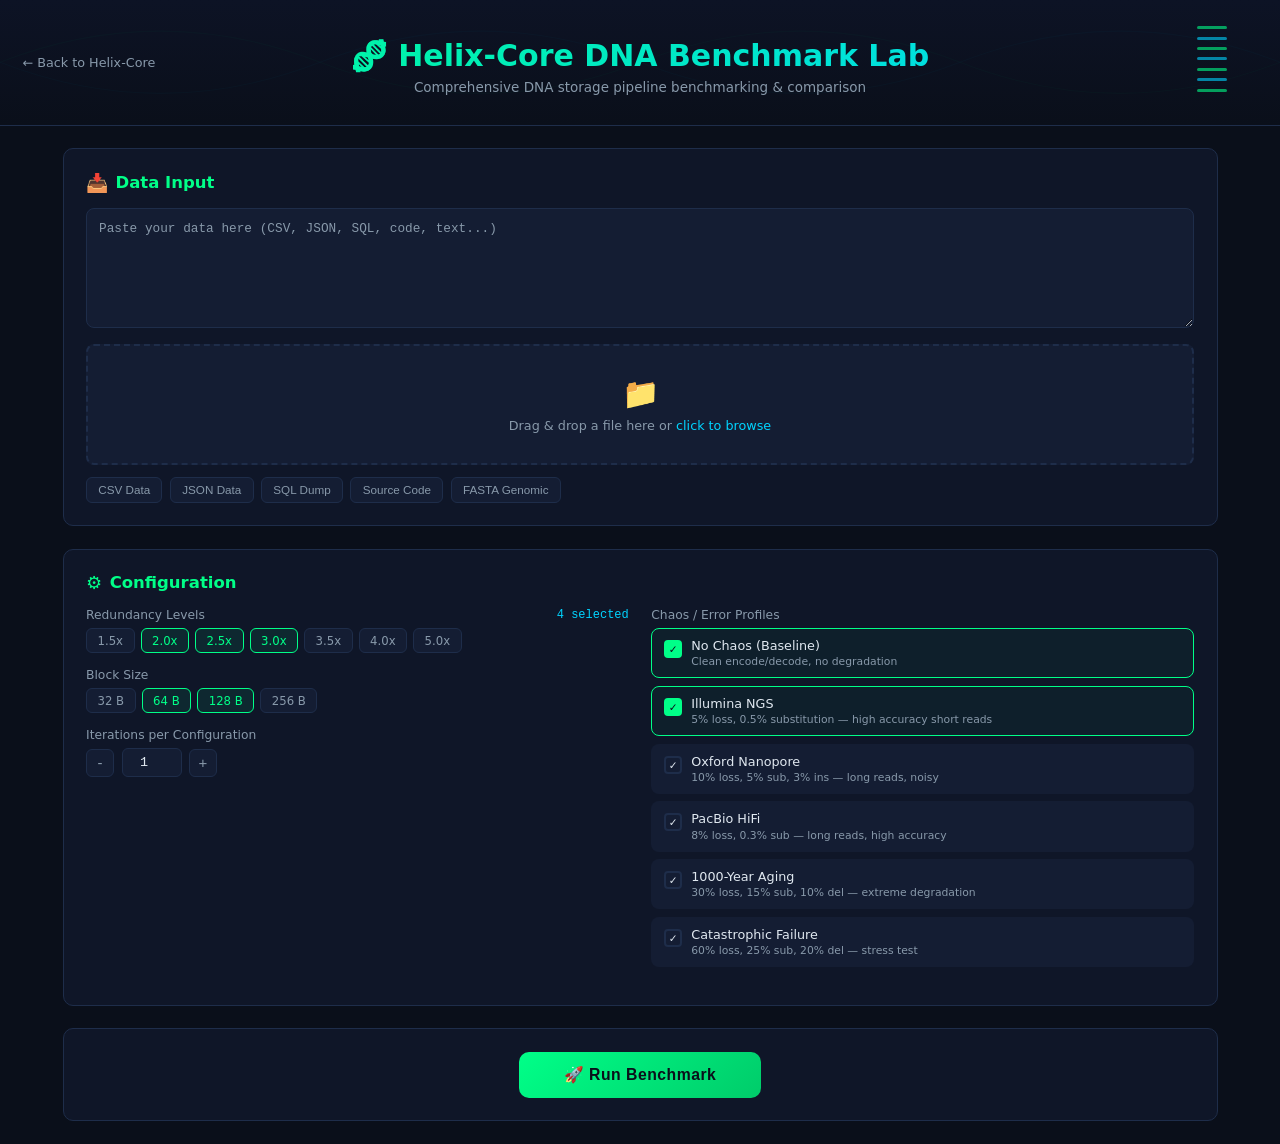
<file: static/benchmark.html>
<!DOCTYPE html>
<html lang="en">
<head>
<meta charset="UTF-8">
<meta name="viewport" content="width=device-width, initial-scale=1.0">
<title>Helix-Core DNA Benchmark Lab</title>
<style>
/* ========== Reset & Base ========== */
*, *::before, *::after { box-sizing: border-box; margin: 0; padding: 0; }
:root {
  --bg: #0a0f1a;
  --bg2: #0f1628;
  --bg3: #141d33;
  --bg4: #1a2540;
  --accent: #00ff88;
  --cyan: #00d4ff;
  --magenta: #ff00aa;
  --warn: #ffaa00;
  --err: #ff4466;
  --text: #e0e8f0;
  --text2: #8899aa;
  --border: #1e2d4a;
  --radius: 10px;
  --font: 'Segoe UI', system-ui, -apple-system, sans-serif;
  --mono: 'Cascadia Code', 'Fira Code', 'JetBrains Mono', monospace;
}
html { font-size: 15px; }
body {
  font-family: var(--font);
  background: var(--bg);
  color: var(--text);
  min-height: 100vh;
  overflow-x: hidden;
}
a { color: var(--cyan); text-decoration: none; }
a:hover { text-decoration: underline; }

/* ========== Header ========== */
.header {
  position: relative;
  text-align: center;
  padding: 2.5rem 1rem 2rem;
  background: linear-gradient(180deg, #0d1325 0%, var(--bg) 100%);
  border-bottom: 1px solid var(--border);
  overflow: hidden;
}
.header h1 {
  font-size: 2rem;
  font-weight: 700;
  background: linear-gradient(135deg, var(--accent), var(--cyan));
  -webkit-background-clip: text;
  -webkit-text-fill-color: transparent;
  background-clip: text;
  position: relative;
  z-index: 1;
}
.header .subtitle {
  color: var(--text2);
  font-size: 0.9rem;
  margin-top: 0.4rem;
  position: relative;
  z-index: 1;
}
.helix-bg {
  position: absolute;
  inset: 0;
  opacity: 0.08;
  pointer-events: none;
}
.helix-bg svg { width: 100%; height: 100%; }
.nav-back {
  position: absolute;
  left: 1.5rem;
  top: 50%;
  transform: translateY(-50%);
  color: var(--text2);
  font-size: 0.85rem;
  z-index: 2;
  display: flex;
  align-items: center;
  gap: 0.3rem;
}
.nav-back:hover { color: var(--accent); text-decoration: none; }

/* ========== DNA Helix Animation ========== */
.dna-helix {
  position: absolute;
  right: 3%;
  top: 50%;
  transform: translateY(-50%);
  width: 60px;
  height: 80px;
  z-index: 1;
}
@keyframes helixRotate {
  0% { transform: translateY(-50%) rotateY(0deg); }
  100% { transform: translateY(-50%) rotateY(360deg); }
}
.dna-helix { animation: helixRotate 8s linear infinite; }
.dna-strand {
  position: absolute;
  width: 4px;
  height: 100%;
  left: 50%;
}
.dna-strand:nth-child(1) { animation: strand1 4s ease-in-out infinite; }
.dna-strand:nth-child(2) { animation: strand2 4s ease-in-out infinite; }
@keyframes strand1 {
  0%, 100% { transform: translateX(-15px) scaleX(1); }
  50% { transform: translateX(15px) scaleX(1); }
}
@keyframes strand2 {
  0%, 100% { transform: translateX(15px) scaleX(1); }
  50% { transform: translateX(-15px) scaleX(1); }
}
.dna-rung {
  position: absolute;
  height: 3px;
  width: 30px;
  left: 50%;
  transform: translateX(-50%);
  border-radius: 2px;
}
.dna-rung:nth-child(odd) { background: var(--accent); opacity: 0.6; }
.dna-rung:nth-child(even) { background: var(--cyan); opacity: 0.6; }

/* ========== Layout ========== */
.container {
  max-width: 1200px;
  margin: 0 auto;
  padding: 1.5rem;
  display: grid;
  gap: 1.5rem;
}
.section {
  background: var(--bg2);
  border: 1px solid var(--border);
  border-radius: var(--radius);
  padding: 1.5rem;
}
.section-title {
  font-size: 1.1rem;
  font-weight: 600;
  color: var(--accent);
  margin-bottom: 1rem;
  display: flex;
  align-items: center;
  gap: 0.5rem;
}
.section-title .icon { font-size: 1.2rem; }
.config-grid {
  display: grid;
  grid-template-columns: repeat(auto-fit, minmax(260px, 1fr));
  gap: 1.5rem;
}

/* ========== Inputs ========== */
textarea {
  width: 100%;
  min-height: 120px;
  background: var(--bg3);
  border: 1px solid var(--border);
  border-radius: 8px;
  padding: 0.8rem;
  color: var(--text);
  font-family: var(--mono);
  font-size: 0.85rem;
  resize: vertical;
  transition: border-color 0.2s;
}
textarea:focus { outline: none; border-color: var(--cyan); }
textarea::placeholder { color: var(--text2); }

/* ========== File Upload ========== */
.drop-zone {
  border: 2px dashed var(--border);
  border-radius: 8px;
  padding: 2rem;
  text-align: center;
  cursor: pointer;
  transition: all 0.3s;
  background: var(--bg3);
  margin-top: 0.8rem;
}
.drop-zone:hover, .drop-zone.dragover {
  border-color: var(--cyan);
  background: rgba(0, 212, 255, 0.05);
}
.drop-zone .drop-icon { font-size: 2rem; margin-bottom: 0.5rem; }
.drop-zone .drop-text { color: var(--text2); font-size: 0.85rem; }
.drop-zone .drop-text span { color: var(--cyan); }
.file-info {
  margin-top: 0.6rem;
  padding: 0.5rem 0.8rem;
  background: var(--bg4);
  border-radius: 6px;
  font-size: 0.8rem;
  color: var(--accent);
  display: none;
  align-items: center;
  gap: 0.5rem;
}
.file-info.visible { display: flex; }
.file-info .remove {
  margin-left: auto;
  cursor: pointer;
  color: var(--err);
  font-weight: bold;
}

/* ========== Sample Buttons ========== */
.sample-row {
  display: flex;
  flex-wrap: wrap;
  gap: 0.5rem;
  margin-top: 0.8rem;
}
.sample-btn {
  padding: 0.35rem 0.75rem;
  border-radius: 6px;
  border: 1px solid var(--border);
  background: var(--bg3);
  color: var(--text2);
  font-size: 0.78rem;
  cursor: pointer;
  transition: all 0.2s;
}
.sample-btn:hover {
  border-color: var(--cyan);
  color: var(--text);
  background: var(--bg4);
}

/* ========== Config Controls ========== */
.ctrl-group { margin-bottom: 1rem; }
.ctrl-label {
  font-size: 0.82rem;
  color: var(--text2);
  margin-bottom: 0.4rem;
  display: flex;
  justify-content: space-between;
  align-items: center;
}
.ctrl-label .val { color: var(--cyan); font-family: var(--mono); font-size: 0.8rem; }
input[type="range"] {
  -webkit-appearance: none;
  width: 100%;
  height: 6px;
  border-radius: 4px;
  background: var(--bg4);
  outline: none;
}
input[type="range"]::-webkit-slider-thumb {
  -webkit-appearance: none;
  width: 18px;
  height: 18px;
  border-radius: 50%;
  background: var(--cyan);
  cursor: pointer;
  border: 2px solid var(--bg);
  box-shadow: 0 0 6px rgba(0, 212, 255, 0.4);
}
input[type="range"]::-moz-range-thumb {
  width: 18px;
  height: 18px;
  border-radius: 50%;
  background: var(--cyan);
  cursor: pointer;
  border: 2px solid var(--bg);
}
.chip-group {
  display: flex;
  flex-wrap: wrap;
  gap: 0.4rem;
}
.chip {
  padding: 0.3rem 0.7rem;
  border-radius: 6px;
  border: 1px solid var(--border);
  background: var(--bg3);
  color: var(--text2);
  font-size: 0.78rem;
  cursor: pointer;
  transition: all 0.2s;
  user-select: none;
}
.chip.active {
  border-color: var(--accent);
  color: var(--accent);
  background: rgba(0, 255, 136, 0.08);
}
.chip:hover { border-color: var(--cyan); }

/* ========== Chaos Profiles ========== */
.profile-grid { display: grid; gap: 0.5rem; }
.profile-item {
  display: flex;
  align-items: flex-start;
  gap: 0.6rem;
  padding: 0.6rem 0.8rem;
  border-radius: 8px;
  background: var(--bg3);
  border: 1px solid transparent;
  cursor: pointer;
  transition: all 0.2s;
}
.profile-item:hover { border-color: var(--border); }
.profile-item.active { border-color: var(--accent); background: rgba(0, 255, 136, 0.04); }
.profile-item input[type="checkbox"] { display: none; }
.profile-check {
  width: 18px;
  height: 18px;
  border-radius: 4px;
  border: 2px solid var(--border);
  flex-shrink: 0;
  margin-top: 2px;
  display: flex;
  align-items: center;
  justify-content: center;
  transition: all 0.2s;
  font-size: 0.7rem;
}
.profile-item.active .profile-check {
  border-color: var(--accent);
  background: var(--accent);
  color: var(--bg);
}
.profile-name { font-size: 0.85rem; font-weight: 500; }
.profile-desc { font-size: 0.72rem; color: var(--text2); margin-top: 0.15rem; }

/* ========== Number Input ========== */
.num-input {
  display: flex;
  align-items: center;
  gap: 0.5rem;
}
.num-input input {
  width: 60px;
  text-align: center;
  background: var(--bg3);
  border: 1px solid var(--border);
  border-radius: 6px;
  padding: 0.4rem;
  color: var(--text);
  font-size: 0.9rem;
  font-family: var(--mono);
}
.num-input input:focus { outline: none; border-color: var(--cyan); }
.num-btn {
  width: 28px;
  height: 28px;
  border-radius: 6px;
  border: 1px solid var(--border);
  background: var(--bg3);
  color: var(--text2);
  font-size: 1rem;
  display: flex;
  align-items: center;
  justify-content: center;
  cursor: pointer;
  transition: all 0.2s;
}
.num-btn:hover { border-color: var(--cyan); color: var(--text); }

/* ========== Run Button ========== */
.run-section { text-align: center; }
.run-btn {
  padding: 0.9rem 3rem;
  border-radius: 10px;
  border: none;
  background: linear-gradient(135deg, var(--accent), #00cc6a);
  color: var(--bg);
  font-size: 1.05rem;
  font-weight: 700;
  cursor: pointer;
  transition: all 0.3s;
  letter-spacing: 0.5px;
  position: relative;
  overflow: hidden;
}
.run-btn:hover {
  transform: translateY(-2px);
  box-shadow: 0 6px 25px rgba(0, 255, 136, 0.3);
}
.run-btn:active { transform: translateY(0); }
.run-btn:disabled {
  opacity: 0.5;
  cursor: not-allowed;
  transform: none;
  box-shadow: none;
}
.run-btn .spinner {
  display: none;
  width: 18px;
  height: 18px;
  border: 2px solid transparent;
  border-top-color: var(--bg);
  border-radius: 50%;
  animation: spin 0.6s linear infinite;
  margin-right: 0.5rem;
  vertical-align: middle;
}
.run-btn.loading .spinner { display: inline-block; }
@keyframes spin { to { transform: rotate(360deg); } }

/* ========== Progress ========== */
.progress-container {
  margin-top: 1rem;
  display: none;
}
.progress-container.visible { display: block; }
.progress-bar-wrap {
  height: 8px;
  background: var(--bg4);
  border-radius: 4px;
  overflow: hidden;
}
.progress-bar {
  height: 100%;
  width: 0%;
  background: linear-gradient(90deg, var(--accent), var(--cyan));
  border-radius: 4px;
  transition: width 0.3s ease;
}
.progress-text {
  font-size: 0.78rem;
  color: var(--text2);
  margin-top: 0.4rem;
  font-family: var(--mono);
  text-align: center;
}

/* ========== Results ========== */
#results-section { display: none; }
#results-section.visible { display: block; }

.summary-cards {
  display: grid;
  grid-template-columns: repeat(auto-fit, minmax(200px, 1fr));
  gap: 1rem;
  margin-bottom: 1.5rem;
}
.summary-card {
  background: var(--bg3);
  border: 1px solid var(--border);
  border-radius: var(--radius);
  padding: 1.2rem;
  text-align: center;
}
.summary-card .card-label {
  font-size: 0.72rem;
  color: var(--text2);
  text-transform: uppercase;
  letter-spacing: 0.8px;
  margin-bottom: 0.5rem;
}
.summary-card .card-value {
  font-size: 1.6rem;
  font-weight: 700;
  font-family: var(--mono);
}
.summary-card .card-detail {
  font-size: 0.72rem;
  color: var(--text2);
  margin-top: 0.3rem;
}
.card-value.green { color: var(--accent); }
.card-value.cyan { color: var(--cyan); }
.card-value.warn { color: var(--warn); }
.card-value.err { color: var(--err); }

/* ========== Results Table ========== */
.table-wrap {
  overflow-x: auto;
  border-radius: var(--radius);
  border: 1px solid var(--border);
}
table {
  width: 100%;
  border-collapse: collapse;
  font-size: 0.8rem;
}
th {
  background: var(--bg4);
  padding: 0.7rem 0.6rem;
  text-align: left;
  font-weight: 600;
  color: var(--text2);
  white-space: nowrap;
  border-bottom: 1px solid var(--border);
  cursor: pointer;
  user-select: none;
  position: sticky;
  top: 0;
}
th:hover { color: var(--cyan); }
th .sort-arrow { font-size: 0.6rem; margin-left: 0.3rem; }
td {
  padding: 0.6rem;
  border-bottom: 1px solid rgba(30, 45, 74, 0.4);
  font-family: var(--mono);
  font-size: 0.78rem;
  white-space: nowrap;
}
tr:hover td { background: rgba(0, 212, 255, 0.03); }
.badge {
  display: inline-block;
  padding: 0.15rem 0.5rem;
  border-radius: 4px;
  font-size: 0.7rem;
  font-weight: 600;
}
.badge.pass { background: rgba(0, 255, 136, 0.15); color: var(--accent); }
.badge.fail { background: rgba(255, 68, 102, 0.15); color: var(--err); }
.best-row td { border-left: 3px solid var(--accent); }

/* ========== Charts ========== */
.charts-grid {
  display: grid;
  grid-template-columns: repeat(auto-fit, minmax(400px, 1fr));
  gap: 1.5rem;
  margin-top: 1.5rem;
}
.chart-box {
  background: var(--bg3);
  border: 1px solid var(--border);
  border-radius: var(--radius);
  padding: 1.2rem;
}
.chart-box h3 {
  font-size: 0.9rem;
  color: var(--text2);
  margin-bottom: 1rem;
}
canvas {
  width: 100% !important;
  height: 250px !important;
}

/* ========== Export Buttons ========== */
.export-row {
  display: flex;
  gap: 0.5rem;
  flex-wrap: wrap;
  margin-top: 1.2rem;
}
.export-btn {
  padding: 0.4rem 1rem;
  border-radius: 6px;
  border: 1px solid var(--border);
  background: var(--bg3);
  color: var(--text2);
  font-size: 0.8rem;
  cursor: pointer;
  transition: all 0.2s;
}
.export-btn:hover {
  border-color: var(--cyan);
  color: var(--text);
}

/* ========== Toast ========== */
.toast {
  position: fixed;
  bottom: 2rem;
  right: 2rem;
  padding: 0.8rem 1.2rem;
  border-radius: 8px;
  color: var(--bg);
  font-size: 0.85rem;
  font-weight: 500;
  z-index: 9999;
  transform: translateY(100px);
  opacity: 0;
  transition: all 0.3s ease;
  pointer-events: none;
}
.toast.show { transform: translateY(0); opacity: 1; }
.toast.success { background: var(--accent); }
.toast.error { background: var(--err); }

/* ========== Responsive ========== */
@media (max-width: 768px) {
  .header h1 { font-size: 1.4rem; }
  .dna-helix { display: none; }
  .nav-back { position: static; transform: none; margin-bottom: 0.5rem; }
  .config-grid { grid-template-columns: 1fr; }
  .charts-grid { grid-template-columns: 1fr; }
  .container { padding: 1rem; }
  canvas { height: 200px !important; }
}

/* ========== Scrollbar ========== */
::-webkit-scrollbar { width: 8px; height: 8px; }
::-webkit-scrollbar-track { background: var(--bg); }
::-webkit-scrollbar-thumb { background: var(--border); border-radius: 4px; }
::-webkit-scrollbar-thumb:hover { background: var(--text2); }

/* ========== Redundancy multi-select ========== */
.redundancy-chips { margin-top: 0.4rem; }
</style>
</head>
<body>

<!-- ===== HEADER ===== -->
<div class="header">
  <a href="/" class="nav-back">&#8592; Back to Helix-Core</a>
  <div class="helix-bg">
    <svg viewBox="0 0 1200 120" preserveAspectRatio="none">
      <path d="M0,60 Q150,0 300,60 T600,60 T900,60 T1200,60" fill="none" stroke="#00ff88" stroke-width="1" opacity="0.3"/>
      <path d="M0,60 Q150,120 300,60 T600,60 T900,60 T1200,60" fill="none" stroke="#00d4ff" stroke-width="1" opacity="0.3"/>
    </svg>
  </div>
  <h1>&#x1F9EC; Helix-Core DNA Benchmark Lab</h1>
  <div class="subtitle">Comprehensive DNA storage pipeline benchmarking &amp; comparison</div>
  <div class="dna-helix">
    <div class="dna-rung" style="top:5%"></div>
    <div class="dna-rung" style="top:18%"></div>
    <div class="dna-rung" style="top:31%"></div>
    <div class="dna-rung" style="top:44%"></div>
    <div class="dna-rung" style="top:57%"></div>
    <div class="dna-rung" style="top:70%"></div>
    <div class="dna-rung" style="top:83%"></div>
  </div>
</div>

<div class="container">

  <!-- ===== DATA INPUT ===== -->
  <div class="section">
    <div class="section-title"><span class="icon">&#x1F4E5;</span> Data Input</div>
    <textarea id="dataInput" placeholder="Paste your data here (CSV, JSON, SQL, code, text...)"></textarea>
    <div class="drop-zone" id="dropZone">
      <div class="drop-icon">&#x1F4C1;</div>
      <div class="drop-text">Drag &amp; drop a file here or <span>click to browse</span></div>
      <input type="file" id="fileInput" style="display:none">
    </div>
    <div class="file-info" id="fileInfo">
      <span id="fileName"></span>
      <span id="fileSize"></span>
      <span class="remove" id="fileRemove">&times;</span>
    </div>
    <div class="sample-row">
      <button class="sample-btn" data-sample="csv">CSV Data</button>
      <button class="sample-btn" data-sample="json">JSON Data</button>
      <button class="sample-btn" data-sample="sql">SQL Dump</button>
      <button class="sample-btn" data-sample="code">Source Code</button>
      <button class="sample-btn" data-sample="fasta">FASTA Genomic</button>
    </div>
  </div>

  <!-- ===== CONFIGURATION ===== -->
  <div class="section">
    <div class="section-title"><span class="icon">&#x2699;</span> Configuration</div>
    <div class="config-grid">

      <!-- Redundancy -->
      <div>
        <div class="ctrl-group">
          <div class="ctrl-label">
            Redundancy Levels
            <span class="val" id="redundancyCount">4 selected</span>
          </div>
          <div class="chip-group redundancy-chips" id="redundancyChips">
            <div class="chip" data-val="1.5">1.5x</div>
            <div class="chip active" data-val="2.0">2.0x</div>
            <div class="chip active" data-val="2.5">2.5x</div>
            <div class="chip active" data-val="3.0">3.0x</div>
            <div class="chip" data-val="3.5">3.5x</div>
            <div class="chip" data-val="4.0">4.0x</div>
            <div class="chip" data-val="5.0">5.0x</div>
          </div>
        </div>

        <!-- Block Size -->
        <div class="ctrl-group">
          <div class="ctrl-label">Block Size</div>
          <div class="chip-group" id="blockChips">
            <div class="chip" data-val="32">32 B</div>
            <div class="chip active" data-val="64">64 B</div>
            <div class="chip active" data-val="128">128 B</div>
            <div class="chip" data-val="256">256 B</div>
          </div>
        </div>

        <!-- Iterations -->
        <div class="ctrl-group">
          <div class="ctrl-label">Iterations per Configuration</div>
          <div class="num-input">
            <button class="num-btn" id="iterDec">-</button>
            <input type="number" id="iterInput" value="1" min="1" max="10">
            <button class="num-btn" id="iterInc">+</button>
          </div>
        </div>
      </div>

      <!-- Chaos Profiles -->
      <div>
        <div class="ctrl-group">
          <div class="ctrl-label">Chaos / Error Profiles</div>
          <div class="profile-grid" id="profileGrid">
            <div class="profile-item active" data-profile="none">
              <div class="profile-check">&#x2713;</div>
              <div>
                <div class="profile-name">No Chaos (Baseline)</div>
                <div class="profile-desc">Clean encode/decode, no degradation</div>
              </div>
            </div>
            <div class="profile-item active" data-profile="illumina">
              <div class="profile-check">&#x2713;</div>
              <div>
                <div class="profile-name">Illumina NGS</div>
                <div class="profile-desc">5% loss, 0.5% substitution — high accuracy short reads</div>
              </div>
            </div>
            <div class="profile-item" data-profile="nanopore">
              <div class="profile-check">&#x2713;</div>
              <div>
                <div class="profile-name">Oxford Nanopore</div>
                <div class="profile-desc">10% loss, 5% sub, 3% ins — long reads, noisy</div>
              </div>
            </div>
            <div class="profile-item" data-profile="pacbio_hifi">
              <div class="profile-check">&#x2713;</div>
              <div>
                <div class="profile-name">PacBio HiFi</div>
                <div class="profile-desc">8% loss, 0.3% sub — long reads, high accuracy</div>
              </div>
            </div>
            <div class="profile-item" data-profile="aging_1000yr">
              <div class="profile-check">&#x2713;</div>
              <div>
                <div class="profile-name">1000-Year Aging</div>
                <div class="profile-desc">30% loss, 15% sub, 10% del — extreme degradation</div>
              </div>
            </div>
            <div class="profile-item" data-profile="catastrophic">
              <div class="profile-check">&#x2713;</div>
              <div>
                <div class="profile-name">Catastrophic Failure</div>
                <div class="profile-desc">60% loss, 25% sub, 20% del — stress test</div>
              </div>
            </div>
          </div>
        </div>
      </div>
    </div>
  </div>

  <!-- ===== RUN ===== -->
  <div class="section run-section">
    <button class="run-btn" id="runBtn">
      <span class="spinner"></span>
      <span class="btn-text">&#x1F680; Run Benchmark</span>
    </button>
    <div class="progress-container" id="progressContainer">
      <div class="progress-bar-wrap">
        <div class="progress-bar" id="progressBar"></div>
      </div>
      <div class="progress-text" id="progressText">Initializing...</div>
    </div>
  </div>

  <!-- ===== RESULTS ===== -->
  <div id="results-section">
    <!-- Summary Cards -->
    <div class="section">
      <div class="section-title"><span class="icon">&#x1F4CA;</span> Results Summary</div>
      <div class="summary-cards" id="summaryCards"></div>
    </div>

    <!-- Comparison Table -->
    <div class="section">
      <div class="section-title"><span class="icon">&#x1F4CB;</span> Configuration Comparison</div>
      <div class="table-wrap">
        <table id="resultsTable">
          <thead><tr id="tableHead"></tr></thead>
          <tbody id="tableBody"></tbody>
        </table>
      </div>
    </div>

    <!-- Charts -->
    <div class="section">
      <div class="section-title"><span class="icon">&#x1F4C8;</span> Visual Analysis</div>
      <div class="charts-grid">
        <div class="chart-box">
          <h3>Encode Time (ms)</h3>
          <canvas id="chartEncode"></canvas>
        </div>
        <div class="chart-box">
          <h3>Decode Time (ms)</h3>
          <canvas id="chartDecode"></canvas>
        </div>
        <div class="chart-box">
          <h3>DNA Bases Generated</h3>
          <canvas id="chartBases"></canvas>
        </div>
        <div class="chart-box">
          <h3>Cost per MB (USD)</h3>
          <canvas id="chartCost"></canvas>
        </div>
        <div class="chart-box">
          <h3>GC Content (%)</h3>
          <canvas id="chartGC"></canvas>
        </div>
        <div class="chart-box">
          <h3>Recovery Rate (%)</h3>
          <canvas id="chartRecovery"></canvas>
        </div>
      </div>
    </div>

    <!-- Export -->
    <div class="section">
      <div class="section-title"><span class="icon">&#x1F4BE;</span> Export Results</div>
      <div class="export-row">
        <button class="export-btn" id="exportJSON">&#x1F4E6; Download JSON</button>
        <button class="export-btn" id="exportCSV">&#x1F4C4; Download CSV</button>
      </div>
    </div>
  </div>

</div>

<!-- Toast -->
<div class="toast" id="toast"></div>

<script>
// ========== State ==========
let uploadedFile = null;
let benchmarkResults = null;

// ========== Sample Data ==========
const SAMPLES = {
  csv: `id,name,email,department,salary,start_date
1,Alice Johnson,alice@example.com,Engineering,95000,2021-03-15
2,Bob Smith,bob@example.com,Marketing,72000,2020-07-22
3,Carol Williams,carol@example.com,Engineering,105000,2019-01-10
4,David Brown,david@example.com,Sales,68000,2022-11-01
5,Eve Davis,eve@example.com,Engineering,98000,2021-06-30
6,Frank Miller,frank@example.com,HR,65000,2020-02-14
7,Grace Wilson,grace@example.com,Engineering,110000,2018-09-05
8,Henry Taylor,henry@example.com,Marketing,75000,2021-12-20
9,Ivy Anderson,ivy@example.com,Sales,71000,2022-04-18
10,Jack Thomas,jack@example.com,Engineering,102000,2020-08-11
`.repeat(10),
  json: JSON.stringify({
    "database": "helix_benchmark",
    "collections": [
      {"name": "users", "count": 1500, "indexes": ["email", "created_at"]},
      {"name": "sequences", "count": 45000, "indexes": ["organism", "length"]},
      {"name": "experiments", "count": 320, "indexes": ["date", "researcher"]}
    ],
    "settings": {
      "replication_factor": 3,
      "compression": "zstd",
      "encryption": "AES-256-GCM",
      "backup_schedule": "0 2 * * *"
    },
    "users": Array.from({length: 20}, (_, i) => ({
      id: i + 1,
      name: `User_${i + 1}`,
      email: `user${i+1}@helix-core.bio`,
      role: ["admin", "researcher", "viewer"][i % 3],
      sequences_uploaded: Math.floor(Math.random() * 1000),
      last_login: new Date(2024, Math.floor(Math.random()*12), Math.floor(Math.random()*28)+1).toISOString()
    }))
  }, null, 2),
  sql: `-- Helix-Core Benchmark SQL Sample
CREATE TABLE organisms (
    id SERIAL PRIMARY KEY,
    name VARCHAR(255) NOT NULL,
    taxonomy VARCHAR(512),
    genome_size BIGINT,
    gc_content DECIMAL(5,4),
    created_at TIMESTAMP DEFAULT NOW()
);

CREATE TABLE sequences (
    id SERIAL PRIMARY KEY,
    organism_id INTEGER REFERENCES organisms(id),
    sequence_type VARCHAR(50),
    length INTEGER,
    checksum VARCHAR(64),
    data TEXT
);

INSERT INTO organisms (name, taxonomy, genome_size, gc_content) VALUES
('Escherichia coli', 'Bacteria;Proteobacteria;Gammaproteobacteria', 4641652, 0.5079),
('Saccharomyces cerevisiae', 'Eukaryota;Fungi;Ascomycota', 12157105, 0.3814),
('Homo sapiens', 'Eukaryota;Animalia;Chordata', 3088286401, 0.4095),
('Arabidopsis thaliana', 'Eukaryota;Plantae;Magnoliophyta', 135000000, 0.3600);

SELECT o.name, COUNT(s.id) AS num_sequences, AVG(s.length) AS avg_length
FROM organisms o
LEFT JOIN sequences s ON o.id = s.organism_id
GROUP BY o.name
ORDER BY num_sequences DESC;
`.repeat(5),
  code: `// Helix-Core Benchmark: Sample Rust Source Code
use std::collections::HashMap;
use std::sync::Arc;

#[derive(Debug, Clone)]
pub struct DNAEncoder {
    block_size: usize,
    redundancy: f64,
    codec: Arc<ReedSolomon>,
}

impl DNAEncoder {
    pub fn new(block_size: usize, redundancy: f64) -> Self {
        let codec = Arc::new(ReedSolomon::new(block_size));
        Self { block_size, redundancy, codec }
    }

    pub fn encode(&self, data: &[u8]) -> Result<Vec<Oligo>, EncoderError> {
        let compressed = self.compress(data)?;
        let rs_encoded = self.codec.encode(&compressed)?;
        let droplets = self.fountain_encode(&rs_encoded)?;
        let oligos: Vec<Oligo> = droplets.iter()
            .enumerate()
            .map(|(i, d)| Oligo::build(i, d, self.block_size))
            .collect();
        self.screen_constraints(&oligos)?;
        Ok(oligos)
    }

    fn compress(&self, data: &[u8]) -> Result<Vec<u8>, EncoderError> {
        let bwt = burrows_wheeler_transform(data);
        let mtf = move_to_front_encode(&bwt);
        let zrle = zero_run_length_encode(&mtf);
        zstd::encode_all(&zrle[..], 22)
            .map_err(|e| EncoderError::Compression(e.to_string()))
    }
}

fn main() {
    let encoder = DNAEncoder::new(64, 2.0);
    let data = b"Hello, DNA storage world!";
    match encoder.encode(data) {
        Ok(oligos) => println!("Encoded into {} oligos", oligos.len()),
        Err(e) => eprintln!("Encoding failed: {:?}", e),
    }
}
`.repeat(5),
  fasta: `>seq_001 Synthetic_test_oligo length=300 gc=0.50
ATCGATCGATCGATCGATCGATCGATCGATCGATCGATCGATCGATCGATCGATCGATCG
GCTAGCTAGCTAGCTAGCTAGCTAGCTAGCTAGCTAGCTAGCTAGCTAGCTAGCTAGCTAG
ATCGATCGATCGATCGATCGATCGATCGATCGATCGATCGATCGATCGATCGATCGATCG
GCTAGCTAGCTAGCTAGCTAGCTAGCTAGCTAGCTAGCTAGCTAGCTAGCTAGCTAGCTAG
ATCGATCGATCGATCGATCGATCGATCGATCGATCGATCGATCGATCGATCGATCGATCG
>seq_002 Synthetic_test_oligo length=300 gc=0.48
AATTCCGGAATTCCGGAATTCCGGAATTCCGGAATTCCGGAATTCCGGAATTCCGGAATT
CCGGAATTCCGGAATTCCGGAATTCCGGAATTCCGGAATTCCGGAATTCCGGAATTCCGG
AATTCCGGAATTCCGGAATTCCGGAATTCCGGAATTCCGGAATTCCGGAATTCCGGAATT
TTAACCGGTTAACCGGTTAACCGGTTAACCGGTTAACCGGTTAACCGGTTAACCGGTTAA
CCGGTTAACCGGTTAACCGGTTAACCGGTTAACCGGTTAACCGGTTAACCGGTTAACCGG
>seq_003 High_GC_content gc=0.65
GCCGCCGCCGCCGCCGCCGCCGCCGCCGCCGCCGCCGCCGCCGCCGCCGCCGCCGCCGCC
CGGCGGCGGCGGCGGCGGCGGCGGCGGCGGCGGCGGCGGCGGCGGCGGCGGCGGCGGCGG
GCCGCCGCCGCCGCCGCCGCCGCCGCCGCCGCCGCCGCCGCCGCCGCCGCCGCCGCCGCC
`.repeat(10)
};

// ========== DOM ==========
const $ = s => document.querySelector(s);
const $$ = s => document.querySelectorAll(s);

// ========== Toast ==========
function toast(msg, type = 'success') {
  const el = $('#toast');
  el.textContent = msg;
  el.className = 'toast ' + type;
  setTimeout(() => el.classList.add('show'), 10);
  setTimeout(() => el.classList.remove('show'), 3000);
}

// ========== File Upload ==========
const dropZone = $('#dropZone');
const fileInput = $('#fileInput');
const fileInfo = $('#fileInfo');

dropZone.addEventListener('click', () => fileInput.click());
dropZone.addEventListener('dragover', e => { e.preventDefault(); dropZone.classList.add('dragover'); });
dropZone.addEventListener('dragleave', () => dropZone.classList.remove('dragover'));
dropZone.addEventListener('drop', e => {
  e.preventDefault();
  dropZone.classList.remove('dragover');
  if (e.dataTransfer.files.length) handleFile(e.dataTransfer.files[0]);
});
fileInput.addEventListener('change', () => { if (fileInput.files.length) handleFile(fileInput.files[0]); });

function handleFile(file) {
  if (file.size > 100 * 1024 * 1024) {
    toast('File too large (max 100 MB)', 'error');
    return;
  }
  uploadedFile = file;
  $('#fileName').textContent = file.name;
  $('#fileSize').textContent = formatSize(file.size);
  fileInfo.classList.add('visible');
  $('#dataInput').value = '';
  $('#dataInput').placeholder = `File loaded: ${file.name}`;
}

$('#fileRemove').addEventListener('click', () => {
  uploadedFile = null;
  fileInfo.classList.remove('visible');
  fileInput.value = '';
  $('#dataInput').placeholder = 'Paste your data here (CSV, JSON, SQL, code, text...)';
});

function formatSize(b) {
  if (b < 1024) return b + ' B';
  if (b < 1024 * 1024) return (b / 1024).toFixed(1) + ' KB';
  return (b / 1024 / 1024).toFixed(1) + ' MB';
}

// ========== Sample Buttons ==========
$$('.sample-btn').forEach(btn => {
  btn.addEventListener('click', () => {
    const key = btn.dataset.sample;
    $('#dataInput').value = SAMPLES[key] || '';
    uploadedFile = null;
    fileInfo.classList.remove('visible');
    toast(`Loaded ${key.toUpperCase()} sample data`);
  });
});

// ========== Chips ==========
function setupChips(container) {
  container.querySelectorAll('.chip').forEach(chip => {
    chip.addEventListener('click', () => {
      chip.classList.toggle('active');
      updateChipCount(container);
    });
  });
}

function updateChipCount(container) {
  const count = container.querySelectorAll('.chip.active').length;
  if (container.id === 'redundancyChips') {
    $('#redundancyCount').textContent = count + ' selected';
  }
}

function getActiveVals(containerId) {
  return [...$('#' + containerId).querySelectorAll('.chip.active')].map(c => parseFloat(c.dataset.val));
}

setupChips($('#redundancyChips'));
setupChips($('#blockChips'));

// ========== Chaos Profiles ==========
$$('.profile-item').forEach(item => {
  item.addEventListener('click', () => {
    item.classList.toggle('active');
  });
});

function getActiveProfiles() {
  return [...$$('.profile-item.active')].map(el => el.dataset.profile);
}

// ========== Iterations ==========
$('#iterDec').addEventListener('click', () => {
  const el = $('#iterInput');
  el.value = Math.max(1, parseInt(el.value || 1) - 1);
});
$('#iterInc').addEventListener('click', () => {
  const el = $('#iterInput');
  el.value = Math.min(10, parseInt(el.value || 1) + 1);
});

// ========== Run Benchmark ==========
$('#runBtn').addEventListener('click', runBenchmark);

async function runBenchmark() {
  const btn = $('#runBtn');
  const text = $('#dataInput').value.trim();

  if (!text && !uploadedFile) {
    toast('Please provide data to benchmark', 'error');
    return;
  }

  const redundancies = getActiveVals('redundancyChips');
  const blockSizes = getActiveVals('blockChips');
  const profiles = getActiveProfiles();
  const iterations = parseInt($('#iterInput').value) || 1;

  if (redundancies.length === 0) { toast('Select at least one redundancy level', 'error'); return; }
  if (blockSizes.length === 0) { toast('Select at least one block size', 'error'); return; }
  if (profiles.length === 0) { toast('Select at least one chaos profile', 'error'); return; }

  const combos = redundancies.length * blockSizes.length * profiles.length * iterations;
  if (combos > 500) {
    toast(`Too many combinations (${combos}). Reduce parameters.`, 'error');
    return;
  }

  // UI state
  btn.disabled = true;
  btn.classList.add('loading');
  btn.querySelector('.btn-text').textContent = 'Running...';
  $('#progressContainer').classList.add('visible');
  $('#progressBar').style.width = '0%';
  $('#progressText').textContent = 'Submitting benchmark...';
  $('#results-section').classList.remove('visible');

  try {
    let resp;
    if (uploadedFile) {
      const formData = new FormData();
      formData.append('file', uploadedFile);
      // Note: For multipart, custom params use defaults
      resp = await fetch('/api/benchmark_custom', { method: 'POST', body: formData });
    } else {
      resp = await fetch('/api/benchmark_custom', {
        method: 'POST',
        headers: { 'Content-Type': 'application/json' },
        body: JSON.stringify({
          text,
          redundancy: redundancies,
          block_sizes: blockSizes.map(v => Math.round(v)),
          chaos_profiles: profiles,
          iterations
        })
      });
    }

    if (!resp.ok) {
      const err = await resp.json().catch(() => ({ error: 'Request failed' }));
      throw new Error(err.error || 'Request failed');
    }

    const { task_id } = await resp.json();
    if (!task_id) throw new Error('No task_id returned');

    // SSE progress
    await pollSSE(task_id);

  } catch (err) {
    toast(err.message, 'error');
  } finally {
    btn.disabled = false;
    btn.classList.remove('loading');
    btn.querySelector('.btn-text').textContent = '\u{1F680} Run Benchmark';
  }
}

function pollSSE(taskId) {
  return new Promise((resolve, reject) => {
    const es = new EventSource(`/api/events/${taskId}`);
    es.onmessage = (evt) => {
      try {
        const data = JSON.parse(evt.data);
        $('#progressBar').style.width = data.percent + '%';
        $('#progressText').textContent = data.phase || 'Processing...';

        if (data.status === 'done') {
          es.close();
          if (data.result) {
            benchmarkResults = data.result;
            renderResults(data.result);
          }
          $('#progressContainer').classList.remove('visible');
          resolve();
        } else if (data.status === 'error') {
          es.close();
          toast(data.error || 'Benchmark failed', 'error');
          $('#progressContainer').classList.remove('visible');
          reject(new Error(data.error || 'Benchmark failed'));
        }
      } catch (e) {
        // ignore parse errors on keepalive
      }
    };
    es.onerror = () => {
      es.close();
      // Check if we already resolved
      $('#progressContainer').classList.remove('visible');
      reject(new Error('SSE connection lost'));
    };
  });
}

// ========== Render Results ==========
function renderResults(data) {
  if (!data || !data.results) return;

  const results = data.results;
  const section = $('#results-section');
  section.classList.add('visible');
  section.scrollIntoView({ behavior: 'smooth', block: 'start' });

  renderSummaryCards(data);
  renderTable(results, data.summary);
  renderCharts(results);

  toast(`Benchmark complete: ${results.length} configurations tested`);
}

function renderSummaryCards(data) {
  const cards = $('#summaryCards');
  const r = data.results;
  const s = data.summary || {};

  const bestIdx = s.best_config_index;
  const best = bestIdx != null ? r[bestIdx] : null;
  const worstIdx = s.worst_config_index;
  const worst = worstIdx != null ? r[worstIdx] : null;

  const totalPass = r.filter(x => x.all_iterations_match).length;
  const avgCompress = r.length ? (r.reduce((a, x) => a + (x.compression_ratio || 1), 0) / r.length).toFixed(2) : '-';

  let html = `
    <div class="summary-card">
      <div class="card-label">Configurations Tested</div>
      <div class="card-value cyan">${r.length}</div>
      <div class="card-detail">Input: ${formatSize(data.input_size || 0)}</div>
    </div>
    <div class="summary-card">
      <div class="card-label">Recovery Rate</div>
      <div class="card-value ${totalPass === r.length ? 'green' : 'warn'}">${totalPass}/${r.length}</div>
      <div class="card-detail">${((totalPass/r.length)*100).toFixed(0)}% full recovery</div>
    </div>
    <div class="summary-card">
      <div class="card-label">Avg Compression</div>
      <div class="card-value cyan">${avgCompress}x</div>
      <div class="card-detail">Across all configs</div>
    </div>
    <div class="summary-card">
      <div class="card-label">Avg Encode Time</div>
      <div class="card-value green">${(s.avg_encode_time_ms || 0).toFixed(1)} ms</div>
      <div class="card-detail">Per configuration</div>
    </div>
    <div class="summary-card">
      <div class="card-label">Avg Decode Time</div>
      <div class="card-value cyan">${(s.avg_decode_time_ms || 0).toFixed(1)} ms</div>
      <div class="card-detail">Per configuration</div>
    </div>`;

  if (best) {
    html += `
    <div class="summary-card" style="border-color: var(--accent);">
      <div class="card-label">Best Configuration</div>
      <div class="card-value green" style="font-size:1rem;">R=${best.redundancy}x BS=${best.block_size}</div>
      <div class="card-detail">${best.chaos_profile} — ${best.total_time_ms?.toFixed(1) || '?'} ms total</div>
    </div>`;
  }

  cards.innerHTML = html;
}

function renderTable(results, summary) {
  const head = $('#tableHead');
  const body = $('#tableBody');
  const bestIdx = summary?.best_config_index;

  const cols = [
    { key: '#', label: '#' },
    { key: 'redundancy', label: 'Redundancy' },
    { key: 'block_size', label: 'Block Size' },
    { key: 'chaos_profile', label: 'Chaos Profile' },
    { key: 'compression_ratio', label: 'Compress' },
    { key: 'dna_bases', label: 'DNA Bases' },
    { key: 'num_oligos', label: 'Oligos' },
    { key: 'gc_content', label: 'GC%' },
    { key: 'avg_encode_time_ms', label: 'Encode ms' },
    { key: 'avg_decode_time_ms', label: 'Decode ms' },
    { key: 'total_time_ms', label: 'Total ms' },
    { key: 'cost_per_mb', label: '$/MB' },
    { key: 'recovery_rate', label: 'Recovery' },
    { key: 'synthesis_readiness', label: 'Synth Ready' },
    { key: 'all_iterations_match', label: 'Status' },
  ];

  head.innerHTML = cols.map(c => `<th data-key="${c.key}">${c.label}<span class="sort-arrow"></span></th>`).join('');

  function renderRows(data) {
    body.innerHTML = data.map((r, i) => {
      const origIdx = results.indexOf(r);
      const isBest = origIdx === bestIdx;
      return `<tr class="${isBest ? 'best-row' : ''}">
        <td>${origIdx + 1}</td>
        <td>${r.redundancy}x</td>
        <td>${r.block_size} B</td>
        <td>${r.chaos_profile}</td>
        <td>${(r.compression_ratio || 1).toFixed(2)}x</td>
        <td>${(r.dna_bases || 0).toLocaleString()}</td>
        <td>${r.num_oligos || 0}</td>
        <td>${((r.gc_content || 0) * 100).toFixed(1)}%</td>
        <td>${(r.avg_encode_time_ms || 0).toFixed(1)}</td>
        <td>${(r.avg_decode_time_ms || 0).toFixed(1)}</td>
        <td>${(r.total_time_ms || 0).toFixed(1)}</td>
        <td>$${(r.cost_per_mb || 0).toFixed(2)}</td>
        <td>${((r.recovery_rate || 0) * 100).toFixed(0)}%</td>
        <td>${((r.synthesis_readiness || 0) * 100).toFixed(0)}%</td>
        <td><span class="badge ${r.all_iterations_match ? 'pass' : 'fail'}">${r.all_iterations_match ? 'PASS' : 'FAIL'}</span></td>
      </tr>`;
    }).join('');
  }
  renderRows(results);

  // Sorting
  let sortKey = null, sortAsc = true;
  head.querySelectorAll('th').forEach(th => {
    th.addEventListener('click', () => {
      const key = th.dataset.key;
      if (key === '#') return;
      if (sortKey === key) sortAsc = !sortAsc;
      else { sortKey = key; sortAsc = true; }
      const sorted = [...results].sort((a, b) => {
        let va = a[key], vb = b[key];
        if (typeof va === 'string') return sortAsc ? va.localeCompare(vb) : vb.localeCompare(va);
        if (typeof va === 'boolean') { va = va ? 1 : 0; vb = vb ? 1 : 0; }
        return sortAsc ? (va || 0) - (vb || 0) : (vb || 0) - (va || 0);
      });
      renderRows(sorted);
      head.querySelectorAll('.sort-arrow').forEach(a => a.textContent = '');
      th.querySelector('.sort-arrow').textContent = sortAsc ? ' \u25B2' : ' \u25BC';
    });
  });
}

// ========== Canvas Bar Chart ==========
function drawBarChart(canvasId, labels, values, color, unit = '') {
  const canvas = document.getElementById(canvasId);
  if (!canvas) return;
  const ctx = canvas.getContext('2d');
  const dpr = window.devicePixelRatio || 1;
  const rect = canvas.getBoundingClientRect();
  canvas.width = rect.width * dpr;
  canvas.height = rect.height * dpr;
  ctx.scale(dpr, dpr);

  const W = rect.width;
  const H = rect.height;
  const pad = { top: 20, right: 15, bottom: 50, left: 55 };
  const chartW = W - pad.left - pad.right;
  const chartH = H - pad.top - pad.bottom;

  ctx.clearRect(0, 0, W, H);

  if (values.length === 0) return;

  const maxVal = Math.max(...values) * 1.15 || 1;
  const barW = Math.min(30, (chartW / values.length) * 0.7);
  const gap = (chartW - barW * values.length) / (values.length + 1);

  // Grid lines
  ctx.strokeStyle = 'rgba(30, 45, 74, 0.5)';
  ctx.lineWidth = 0.5;
  ctx.font = '10px system-ui';
  ctx.fillStyle = '#8899aa';
  ctx.textAlign = 'right';
  for (let i = 0; i <= 4; i++) {
    const y = pad.top + chartH - (chartH * i / 4);
    const val = (maxVal * i / 4);
    ctx.beginPath();
    ctx.moveTo(pad.left, y);
    ctx.lineTo(W - pad.right, y);
    ctx.stroke();
    ctx.fillText(val >= 1000 ? (val/1000).toFixed(1)+'k' : val.toFixed(val < 10 ? 1 : 0), pad.left - 5, y + 3);
  }

  // Bars
  const gradient = ctx.createLinearGradient(0, pad.top, 0, pad.top + chartH);
  if (color === 'green') {
    gradient.addColorStop(0, '#00ff88');
    gradient.addColorStop(1, '#00aa55');
  } else if (color === 'cyan') {
    gradient.addColorStop(0, '#00d4ff');
    gradient.addColorStop(1, '#0088aa');
  } else if (color === 'magenta') {
    gradient.addColorStop(0, '#ff00aa');
    gradient.addColorStop(1, '#aa0077');
  } else if (color === 'warn') {
    gradient.addColorStop(0, '#ffaa00');
    gradient.addColorStop(1, '#cc7700');
  } else {
    gradient.addColorStop(0, color);
    gradient.addColorStop(1, color);
  }

  values.forEach((v, i) => {
    const x = pad.left + gap * (i + 1) + barW * i;
    const barH = (v / maxVal) * chartH;
    const y = pad.top + chartH - barH;

    ctx.fillStyle = gradient;
    ctx.beginPath();
    const r = Math.min(3, barW / 2);
    ctx.moveTo(x, y + r);
    ctx.arcTo(x, y, x + barW, y, r);
    ctx.arcTo(x + barW, y, x + barW, y + barH, r);
    ctx.lineTo(x + barW, pad.top + chartH);
    ctx.lineTo(x, pad.top + chartH);
    ctx.closePath();
    ctx.fill();

    // Value label on top
    ctx.fillStyle = '#8899aa';
    ctx.font = '9px system-ui';
    ctx.textAlign = 'center';
    const vText = v >= 1000 ? (v/1000).toFixed(1)+'k' : v.toFixed(v < 10 ? 1 : 0);
    ctx.fillText(vText + unit, x + barW/2, y - 4);
  });

  // X labels
  ctx.fillStyle = '#8899aa';
  ctx.font = '8px system-ui';
  ctx.textAlign = 'center';
  labels.forEach((label, i) => {
    const x = pad.left + gap * (i + 1) + barW * i + barW / 2;
    // Rotate long labels
    ctx.save();
    ctx.translate(x, pad.top + chartH + 8);
    ctx.rotate(-Math.PI / 4);
    ctx.textAlign = 'right';
    ctx.fillText(label.length > 15 ? label.substring(0, 14) + '..' : label, 0, 0);
    ctx.restore();
  });
}

function renderCharts(results) {
  const labels = results.map((r, i) => `R${r.redundancy} B${r.block_size} ${r.chaos_profile}`);
  const shortLabels = results.map((r, i) => `${r.redundancy}x/${r.block_size}`);

  // Use requestAnimationFrame to ensure canvas is rendered
  requestAnimationFrame(() => {
    drawBarChart('chartEncode', shortLabels, results.map(r => r.avg_encode_time_ms || 0), 'green');
    drawBarChart('chartDecode', shortLabels, results.map(r => r.avg_decode_time_ms || 0), 'cyan');
    drawBarChart('chartBases', shortLabels, results.map(r => r.dna_bases || 0), 'magenta');
    drawBarChart('chartCost', shortLabels, results.map(r => r.cost_per_mb || 0), 'warn', '$');
    drawBarChart('chartGC', shortLabels, results.map(r => (r.gc_content || 0) * 100), 'cyan', '%');
    drawBarChart('chartRecovery', shortLabels, results.map(r => (r.recovery_rate || 0) * 100), 'green', '%');
  });
}

// Redraw charts on resize
let resizeTimer;
window.addEventListener('resize', () => {
  clearTimeout(resizeTimer);
  resizeTimer = setTimeout(() => {
    if (benchmarkResults && benchmarkResults.results) {
      renderCharts(benchmarkResults.results);
    }
  }, 200);
});

// ========== Export ==========
$('#exportJSON').addEventListener('click', () => {
  if (!benchmarkResults) { toast('No results to export', 'error'); return; }
  const blob = new Blob([JSON.stringify(benchmarkResults, null, 2)], { type: 'application/json' });
  downloadBlob(blob, 'helix_benchmark_results.json');
  toast('JSON exported');
});

$('#exportCSV').addEventListener('click', () => {
  if (!benchmarkResults || !benchmarkResults.results) { toast('No results to export', 'error'); return; }
  const rows = benchmarkResults.results;
  const keys = ['redundancy', 'block_size', 'chaos_profile', 'input_size', 'compressed_size',
    'compression_ratio', 'dna_bases', 'num_oligos', 'gc_content', 'synthesis_readiness',
    'avg_encode_time_ms', 'avg_decode_time_ms', 'total_time_ms', 'cost_per_mb',
    'total_cost_usd', 'recovery_rate', 'all_iterations_match'];
  const header = keys.join(',');
  const csvRows = rows.map(r => keys.map(k => {
    const v = r[k];
    return typeof v === 'string' ? `"${v}"` : (v ?? '');
  }).join(','));
  const csv = [header, ...csvRows].join('\n');
  const blob = new Blob([csv], { type: 'text/csv' });
  downloadBlob(blob, 'helix_benchmark_results.csv');
  toast('CSV exported');
});

function downloadBlob(blob, filename) {
  const url = URL.createObjectURL(blob);
  const a = document.createElement('a');
  a.href = url;
  a.download = filename;
  document.body.appendChild(a);
  a.click();
  document.body.removeChild(a);
  URL.revokeObjectURL(url);
}
</script>
</body>
</html>
</file>
